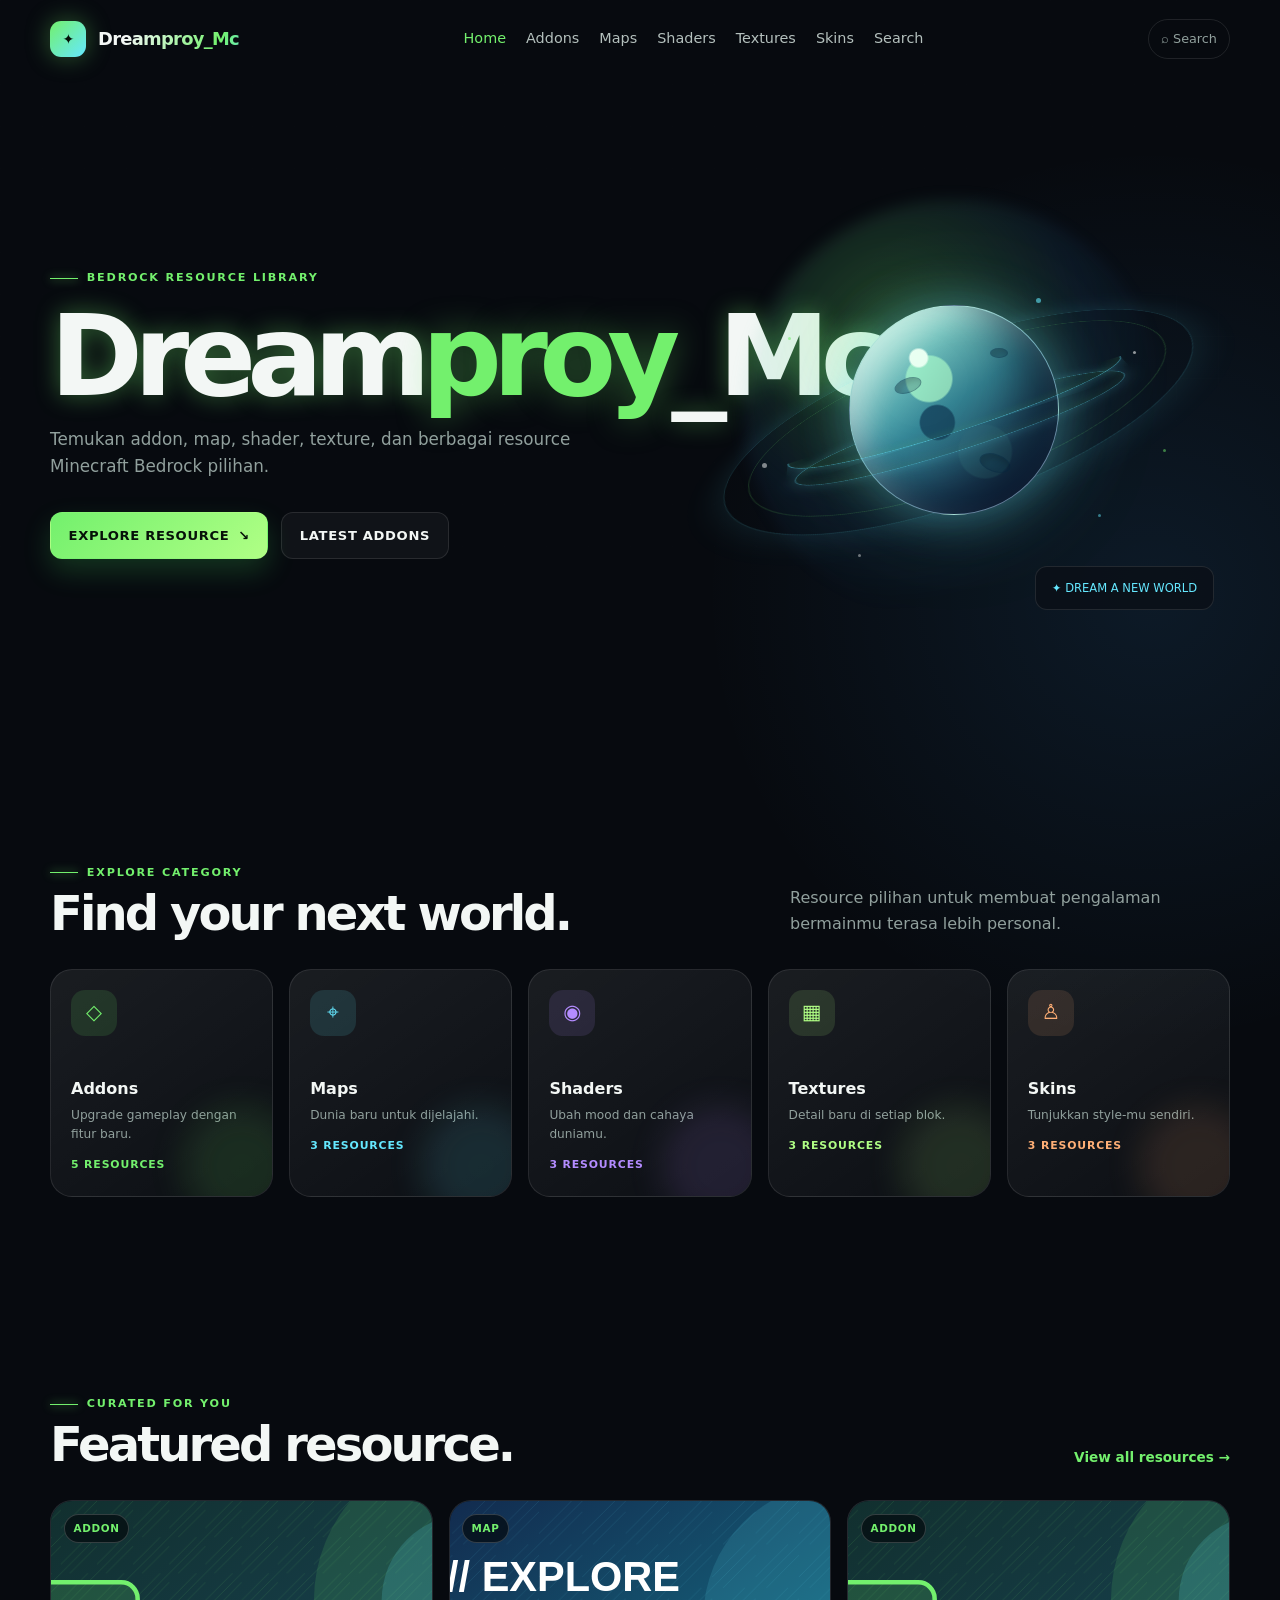
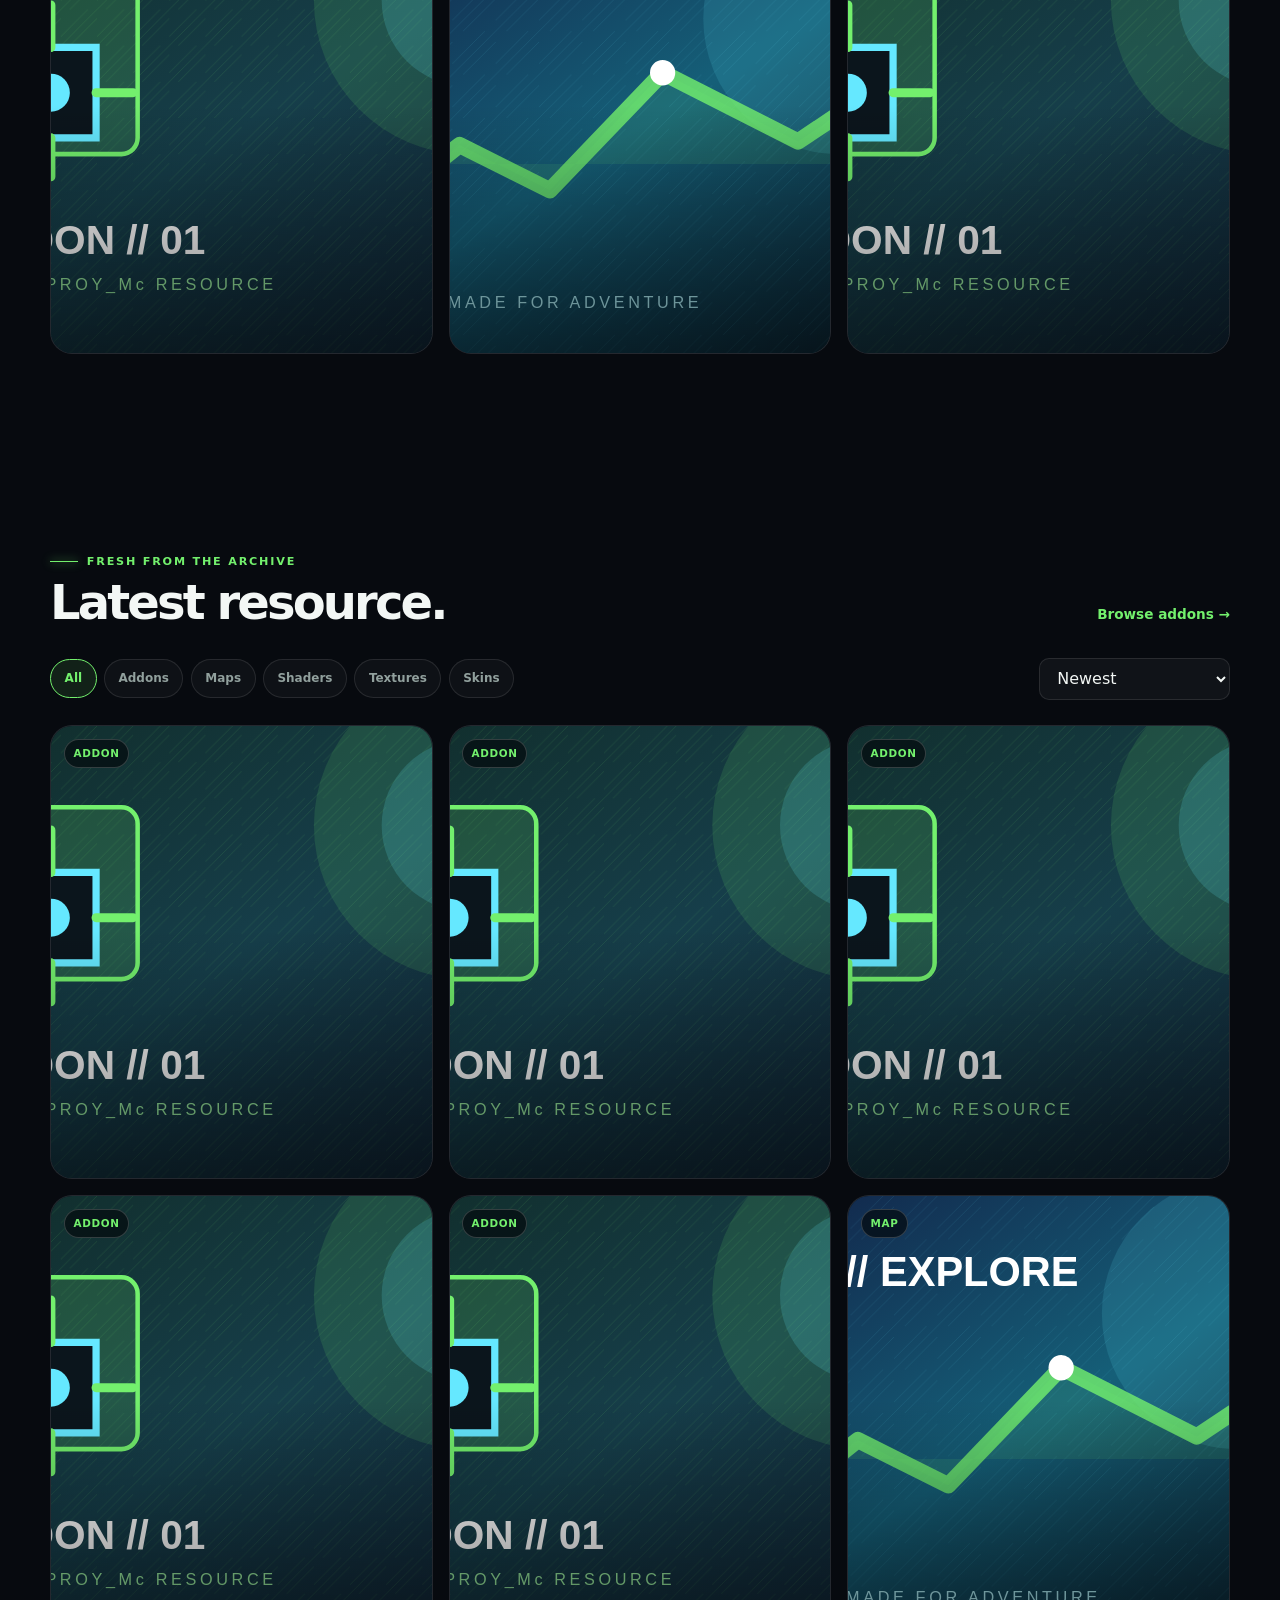
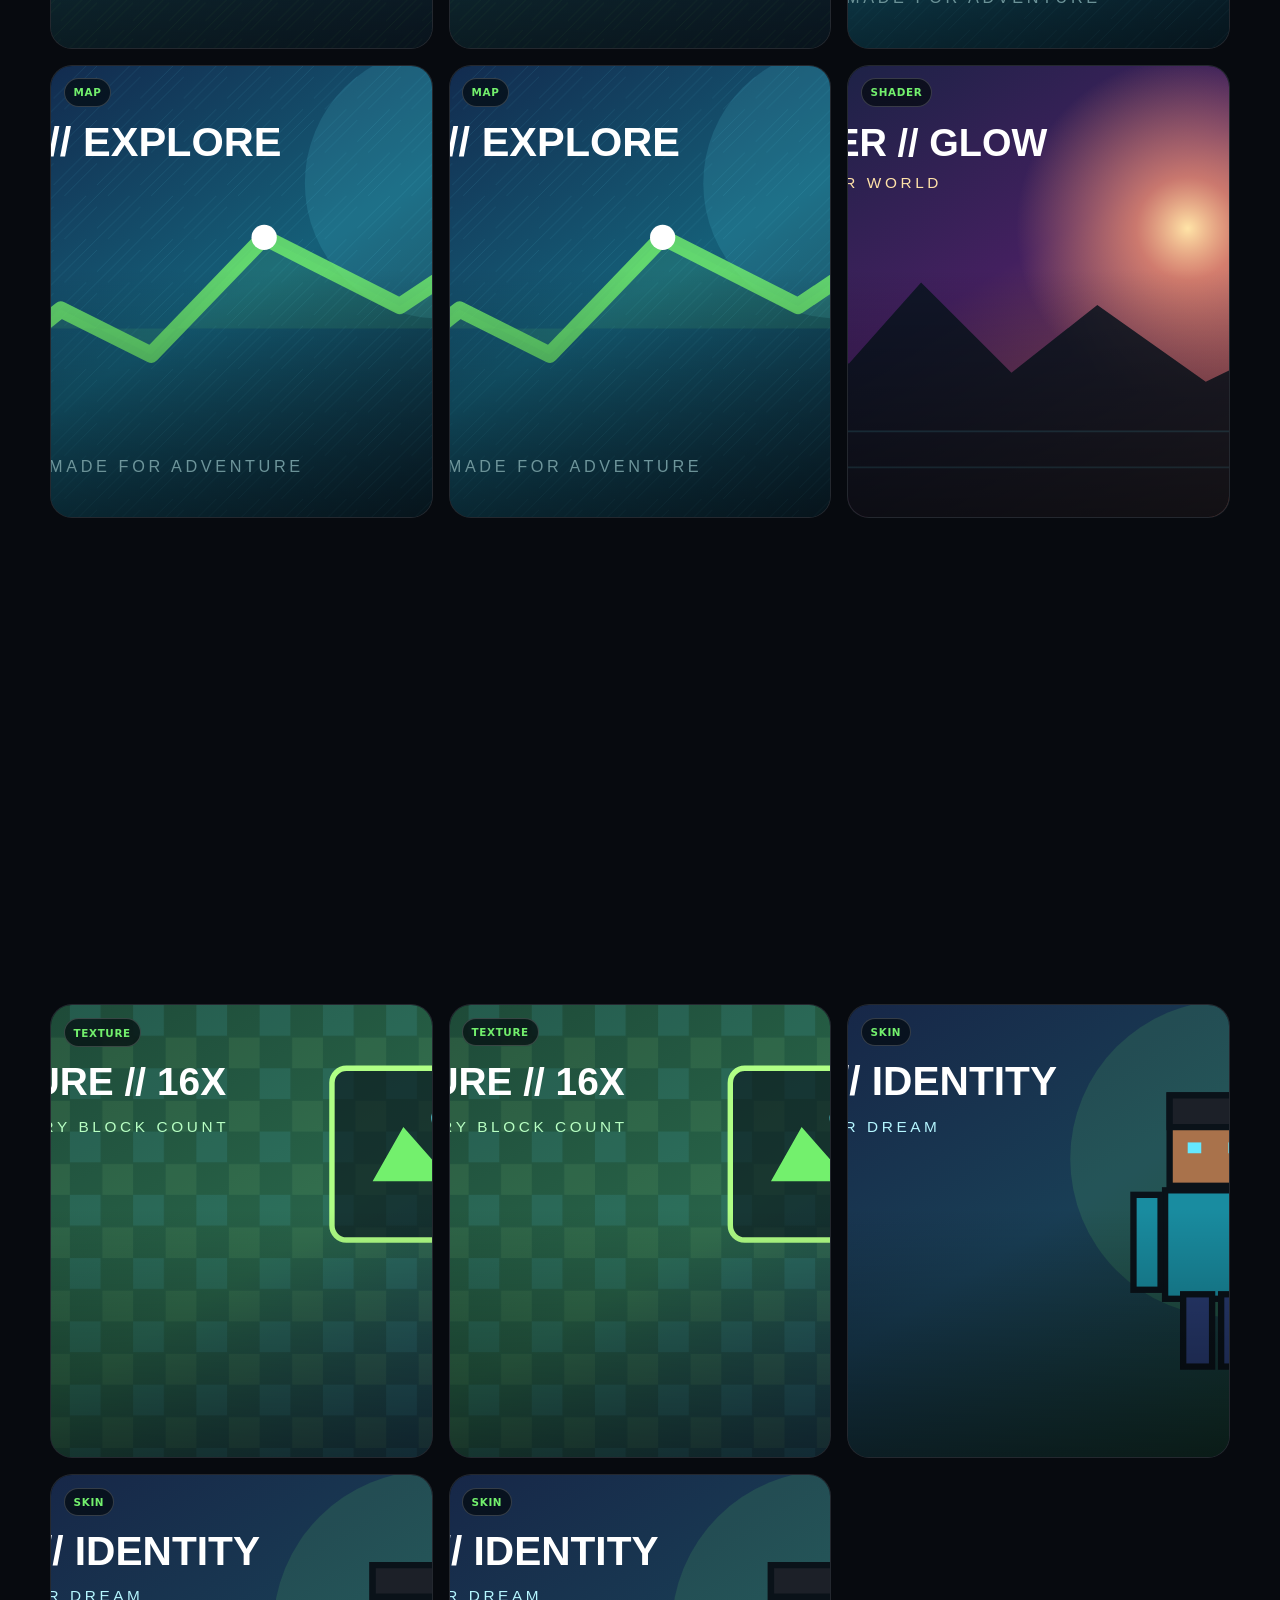
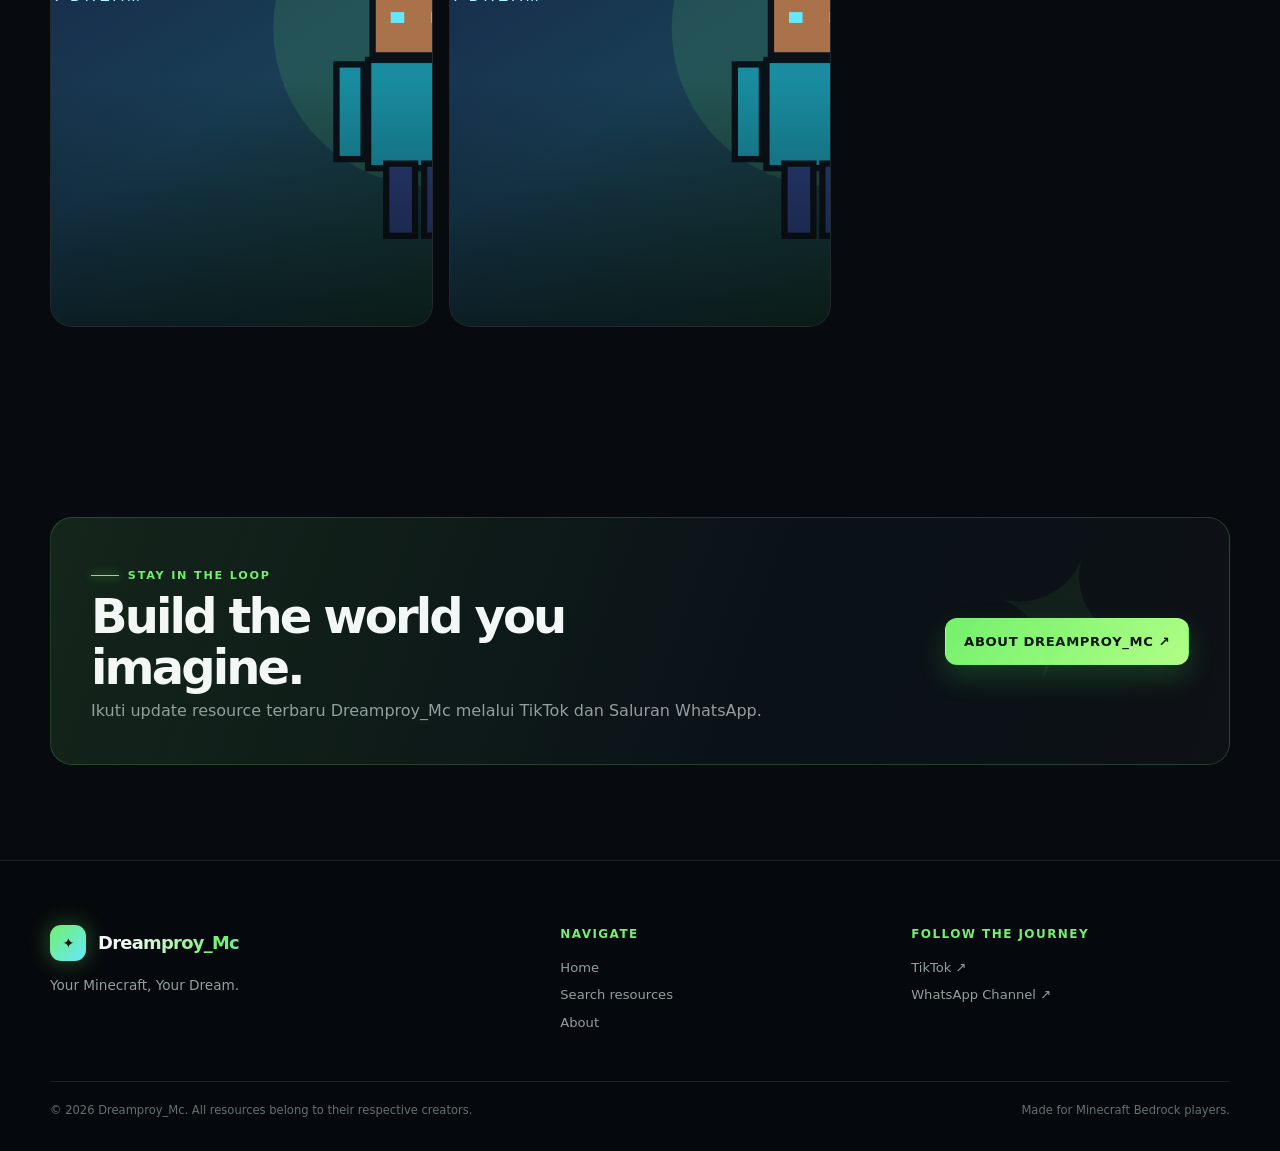
<file: index.html>
<!doctype html>
<html lang="id">
<head>
  <meta charset="utf-8"><meta name="viewport" content="width=device-width, initial-scale=1">
  <title>Dreamproy_Mc — Your Minecraft, Your Dream.</title>
  <meta name="description" content="Temukan addon, map, shader, texture, skin, dan resource Minecraft Bedrock pilihan di Dreamproy_Mc.">
  <meta name="theme-color" content="#070a0f"><meta name="robots" content="index, follow">
  <meta property="og:title" content="Dreamproy_Mc — Your Minecraft, Your Dream."><meta property="og:description" content="Resource Minecraft Bedrock pilihan untuk membangun dunia impianmu."><meta property="og:type" content="website">
  <link rel="icon" href="assets/icons/favicon.svg" type="image/svg+xml"><link rel="stylesheet" href="css/style.css"><link rel="stylesheet" href="css/animations.css">
</head>
<body class="page-transition">
  <a class="skip-link" href="#main-content">Lewati ke konten</a><div class="loading-screen" aria-label="Memuat Dreamproy_Mc"><div class="loader-mark"></div></div>
  <header class="site-header"><div class="container nav"><a class="brand" href="index.html"><span class="brand-mark">✦</span><span>Dreamproy_Mc</span></a><nav class="nav-links" aria-label="Navigasi utama"><a class="active" href="index.html">Home</a><a href="addon.html">Addons</a><a href="map.html">Maps</a><a href="shader.html">Shaders</a><a href="texture.html">Textures</a><a href="skin.html">Skins</a><a href="search.html">Search</a></nav><div class="nav-actions"><a class="nav-search" href="search.html">⌕ Search</a><button class="menu-toggle" aria-label="Buka menu" aria-expanded="false"><span></span><span></span><span></span></button></div></div></header>
  <main id="main-content">
    <section class="hero"><div class="container hero-grid"><div class="hero-content"><span class="eyebrow">Bedrock resource library</span><h1>Dream<span>proy</span>_Mc</h1><p class="hero-copy">Temukan addon, map, shader, texture, dan berbagai resource Minecraft Bedrock pilihan.</p><div class="hero-buttons"><a class="button button-primary" href="#latest">EXPLORE RESOURCE <span>↘</span></a><a class="button button-secondary" href="addon.html">LATEST ADDONS</a></div></div><div class="hero-visual" aria-label="Visual planet bulan futuristik"><div class="hero-orb"></div><div class="star-field" aria-hidden="true"></div><div class="hero-gridlines"></div><div class="planet-system" aria-hidden="true"><div class="planet-ring ring-back"></div><div class="moon-planet"><span class="planet-crater crater-one"></span><span class="planet-crater crater-two"></span><span class="planet-crater crater-three"></span><span class="planet-glow"></span></div><div class="planet-ring ring-front"></div></div><div class="visual-label">✦ DREAM A NEW WORLD</div></div></div></section>
    <section class="section" id="categories"><div class="container"><div class="section-head"><div><span class="section-kicker">Explore category</span><h2>Find your next world.</h2></div><p>Resource pilihan untuk membuat pengalaman bermainmu terasa lebih personal.</p></div><div class="category-grid">
      <a class="category-card reveal" href="addon.html" style="--card-accent:#73f06d"><div class="category-icon">◇</div><h3>Addons</h3><p>Upgrade gameplay dengan fitur baru.</p><span class="category-count">5 resources</span></a>
      <a class="category-card reveal" href="map.html" style="--card-accent:#65e8ff"><div class="category-icon">⌖</div><h3>Maps</h3><p>Dunia baru untuk dijelajahi.</p><span class="category-count">3 resources</span></a>
      <a class="category-card reveal" href="shader.html" style="--card-accent:#b48cff"><div class="category-icon">◉</div><h3>Shaders</h3><p>Ubah mood dan cahaya duniamu.</p><span class="category-count">3 resources</span></a>
      <a class="category-card reveal" href="texture.html" style="--card-accent:#b0ff85"><div class="category-icon">▦</div><h3>Textures</h3><p>Detail baru di setiap blok.</p><span class="category-count">3 resources</span></a>
      <a class="category-card reveal" href="skin.html" style="--card-accent:#ffaf76"><div class="category-icon">♙</div><h3>Skins</h3><p>Tunjukkan style-mu sendiri.</p><span class="category-count">3 resources</span></a>
    </div></div></section>
    <section class="section" id="featured"><div class="container"><div class="section-head"><div><span class="section-kicker">Curated for you</span><h2>Featured resource.</h2></div><a class="text-link" href="search.html">View all resources →</a></div><div class="resource-grid" id="featured-grid"></div></div></section>
    <section class="section" id="latest"><div class="container"><div class="section-head"><div><span class="section-kicker">Fresh from the archive</span><h2>Latest resource.</h2></div><a class="text-link" href="addon.html">Browse addons →</a></div><div class="toolbar"><div class="filter-tabs"><button class="filter-tab active" data-filter="all">All</button><button class="filter-tab" data-filter="addon">Addons</button><button class="filter-tab" data-filter="map">Maps</button><button class="filter-tab" data-filter="shader">Shaders</button><button class="filter-tab" data-filter="texture">Textures</button><button class="filter-tab" data-filter="skin">Skins</button></div><select class="sort-select" id="sort-select" aria-label="Urutkan resource"><option value="newest">Newest</option><option value="oldest">Oldest</option><option value="az">A-Z</option><option value="downloads">Most Downloaded</option></select></div><div class="resource-grid" id="resource-grid" data-category="all"></div><div class="empty-state"><strong>Oops! Resource tidak ditemukan.</strong><span>Coba filter atau urutan yang berbeda.</span></div></div></section>
    <section class="section"><div class="container"><div class="split-banner"><div><span class="section-kicker">Stay in the loop</span><h2>Build the world you imagine.</h2><p>Ikuti update resource terbaru Dreamproy_Mc melalui TikTok dan Saluran WhatsApp.</p></div><a class="button button-primary" href="about.html">ABOUT DREAMPROY_MC ↗</a></div></div></section>
  </main>
  <footer class="site-footer"><div class="container footer-grid"><div class="footer-brand"><a class="brand" href="index.html"><span class="brand-mark">✦</span><span>Dreamproy_Mc</span></a><p>Your Minecraft, Your Dream.</p></div><div><h3 class="footer-title">Navigate</h3><div class="footer-links"><a href="index.html">Home</a><a href="search.html">Search resources</a><a href="about.html">About</a></div></div><div><h3 class="footer-title">Follow the journey</h3><div class="footer-links"><a href="TIKTOK_URL" target="_blank" rel="noopener">TikTok ↗</a><a href="WHATSAPP_CHANNEL_URL" target="_blank" rel="noopener">WhatsApp Channel ↗</a></div></div></div><div class="container footer-bottom"><span>© 2026 Dreamproy_Mc. All resources belong to their respective creators.</span><span>Made for Minecraft Bedrock players.</span></div></footer>
  <button class="back-top" aria-label="Kembali ke atas">↑</button>
  <script src="data/addons.js"></script><script src="data/maps.js"></script><script src="data/shaders.js"></script><script src="data/textures.js"></script><script src="data/skins.js"></script><script src="js/script.js"></script>
</body></html>
</file>
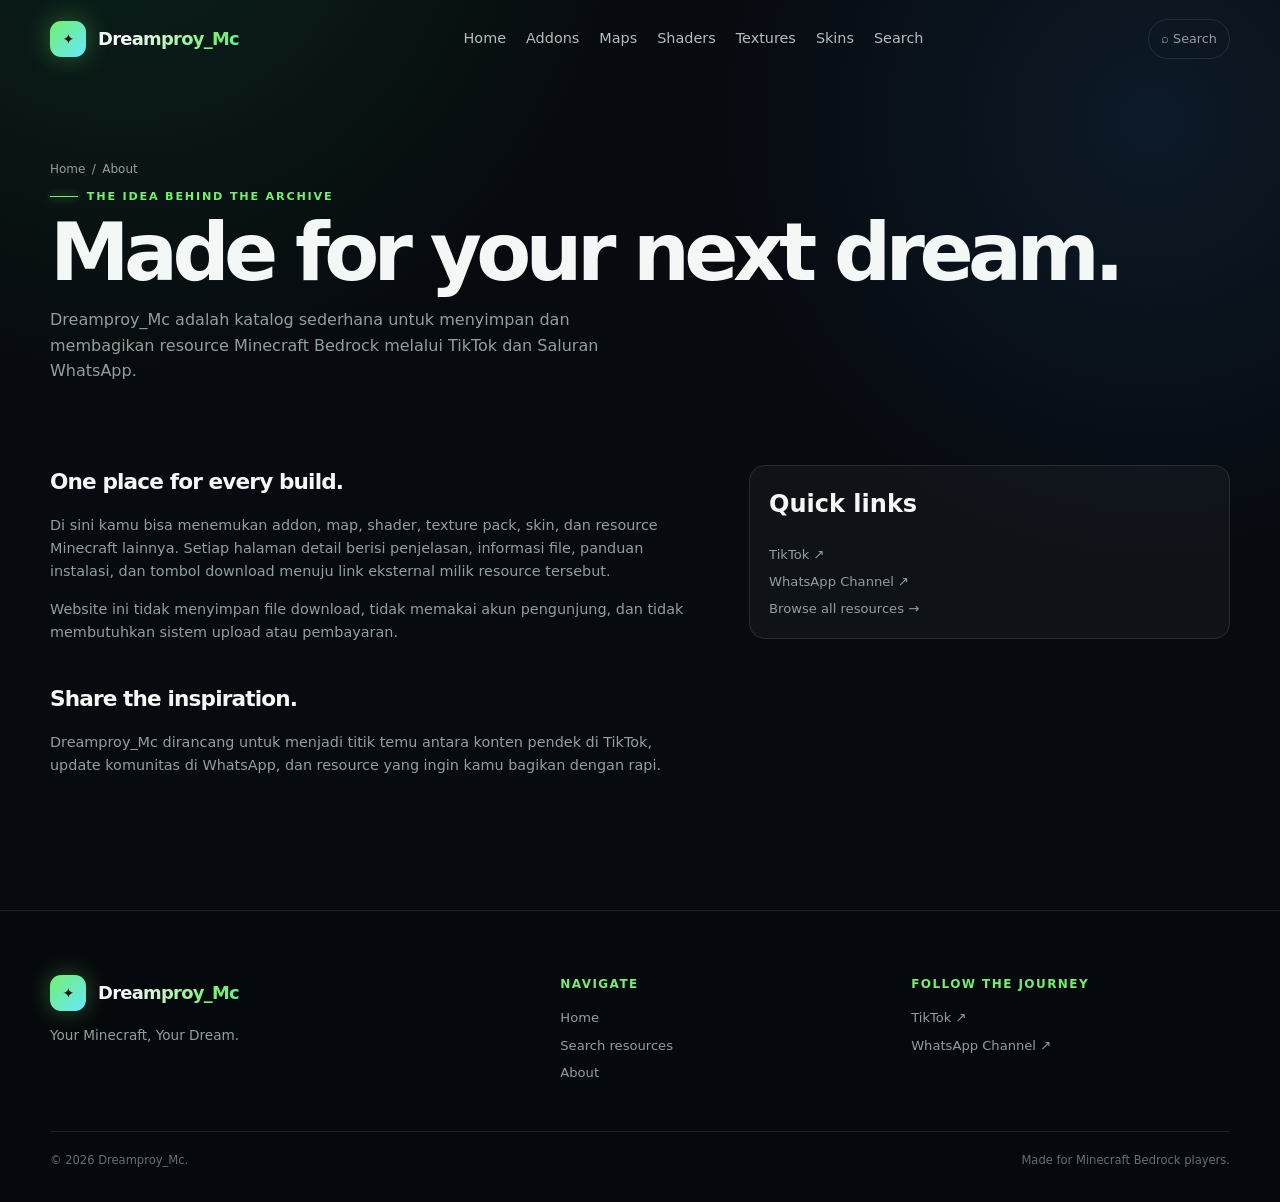
<file: about.html>
<!doctype html><html lang="id"><head><meta charset="utf-8"><meta name="viewport" content="width=device-width, initial-scale=1"><title>About — Dreamproy_Mc</title><meta name="description" content="Tentang Dreamproy_Mc, katalog resource Minecraft Bedrock untuk komunitas."><meta name="theme-color" content="#070a0f"><link rel="icon" href="assets/icons/favicon.svg" type="image/svg+xml"><link rel="stylesheet" href="css/style.css"><link rel="stylesheet" href="css/animations.css"></head><body class="page-transition">
<header class="site-header"><div class="container nav"><a class="brand" href="index.html"><span class="brand-mark">✦</span><span>Dreamproy_Mc</span></a><nav class="nav-links"><a href="index.html">Home</a><a href="addon.html">Addons</a><a href="map.html">Maps</a><a href="shader.html">Shaders</a><a href="texture.html">Textures</a><a href="skin.html">Skins</a><a href="search.html">Search</a></nav><div class="nav-actions"><a class="nav-search" href="search.html">⌕ Search</a><button class="menu-toggle" aria-label="Buka menu" aria-expanded="false"><span></span><span></span><span></span></button></div></div></header>
<main><section class="page-hero"><div class="container"><div class="breadcrumb"><a href="index.html">Home</a><span>/</span><span>About</span></div><span class="section-kicker">The idea behind the archive</span><h1>Made for your next dream.</h1><p>Dreamproy_Mc adalah katalog sederhana untuk menyimpan dan membagikan resource Minecraft Bedrock melalui TikTok dan Saluran WhatsApp.</p></div></section><section class="section" style="padding-top:0"><div class="container"><div class="detail-content"><div><section class="content-block"><h2>One place for every build.</h2><p>Di sini kamu bisa menemukan addon, map, shader, texture pack, skin, dan resource Minecraft lainnya. Setiap halaman detail berisi penjelasan, informasi file, panduan instalasi, dan tombol download menuju link eksternal milik resource tersebut.</p><p>Website ini tidak menyimpan file download, tidak memakai akun pengunjung, dan tidak membutuhkan sistem upload atau pembayaran.</p></section><section class="content-block"><h2>Share the inspiration.</h2><p>Dreamproy_Mc dirancang untuk menjadi titik temu antara konten pendek di TikTok, update komunitas di WhatsApp, dan resource yang ingin kamu bagikan dengan rapi.</p></section></div><aside><div class="file-box"><h2 style="margin-top:0">Quick links</h2><div class="footer-links"><a href="TIKTOK_URL" target="_blank" rel="noopener">TikTok ↗</a><a href="WHATSAPP_CHANNEL_URL" target="_blank" rel="noopener">WhatsApp Channel ↗</a><a href="search.html">Browse all resources →</a></div></div></aside></div></div></section></main>
<footer class="site-footer"><div class="container footer-grid"><div class="footer-brand"><a class="brand" href="index.html"><span class="brand-mark">✦</span><span>Dreamproy_Mc</span></a><p>Your Minecraft, Your Dream.</p></div><div><h3 class="footer-title">Navigate</h3><div class="footer-links"><a href="index.html">Home</a><a href="search.html">Search resources</a><a href="about.html">About</a></div></div><div><h3 class="footer-title">Follow the journey</h3><div class="footer-links"><a href="TIKTOK_URL">TikTok ↗</a><a href="WHATSAPP_CHANNEL_URL">WhatsApp Channel ↗</a></div></div></div><div class="container footer-bottom"><span>© 2026 Dreamproy_Mc.</span><span>Made for Minecraft Bedrock players.</span></div></footer><button class="back-top" aria-label="Kembali ke atas">↑</button><script src="js/script.js"></script></body></html>
</file>
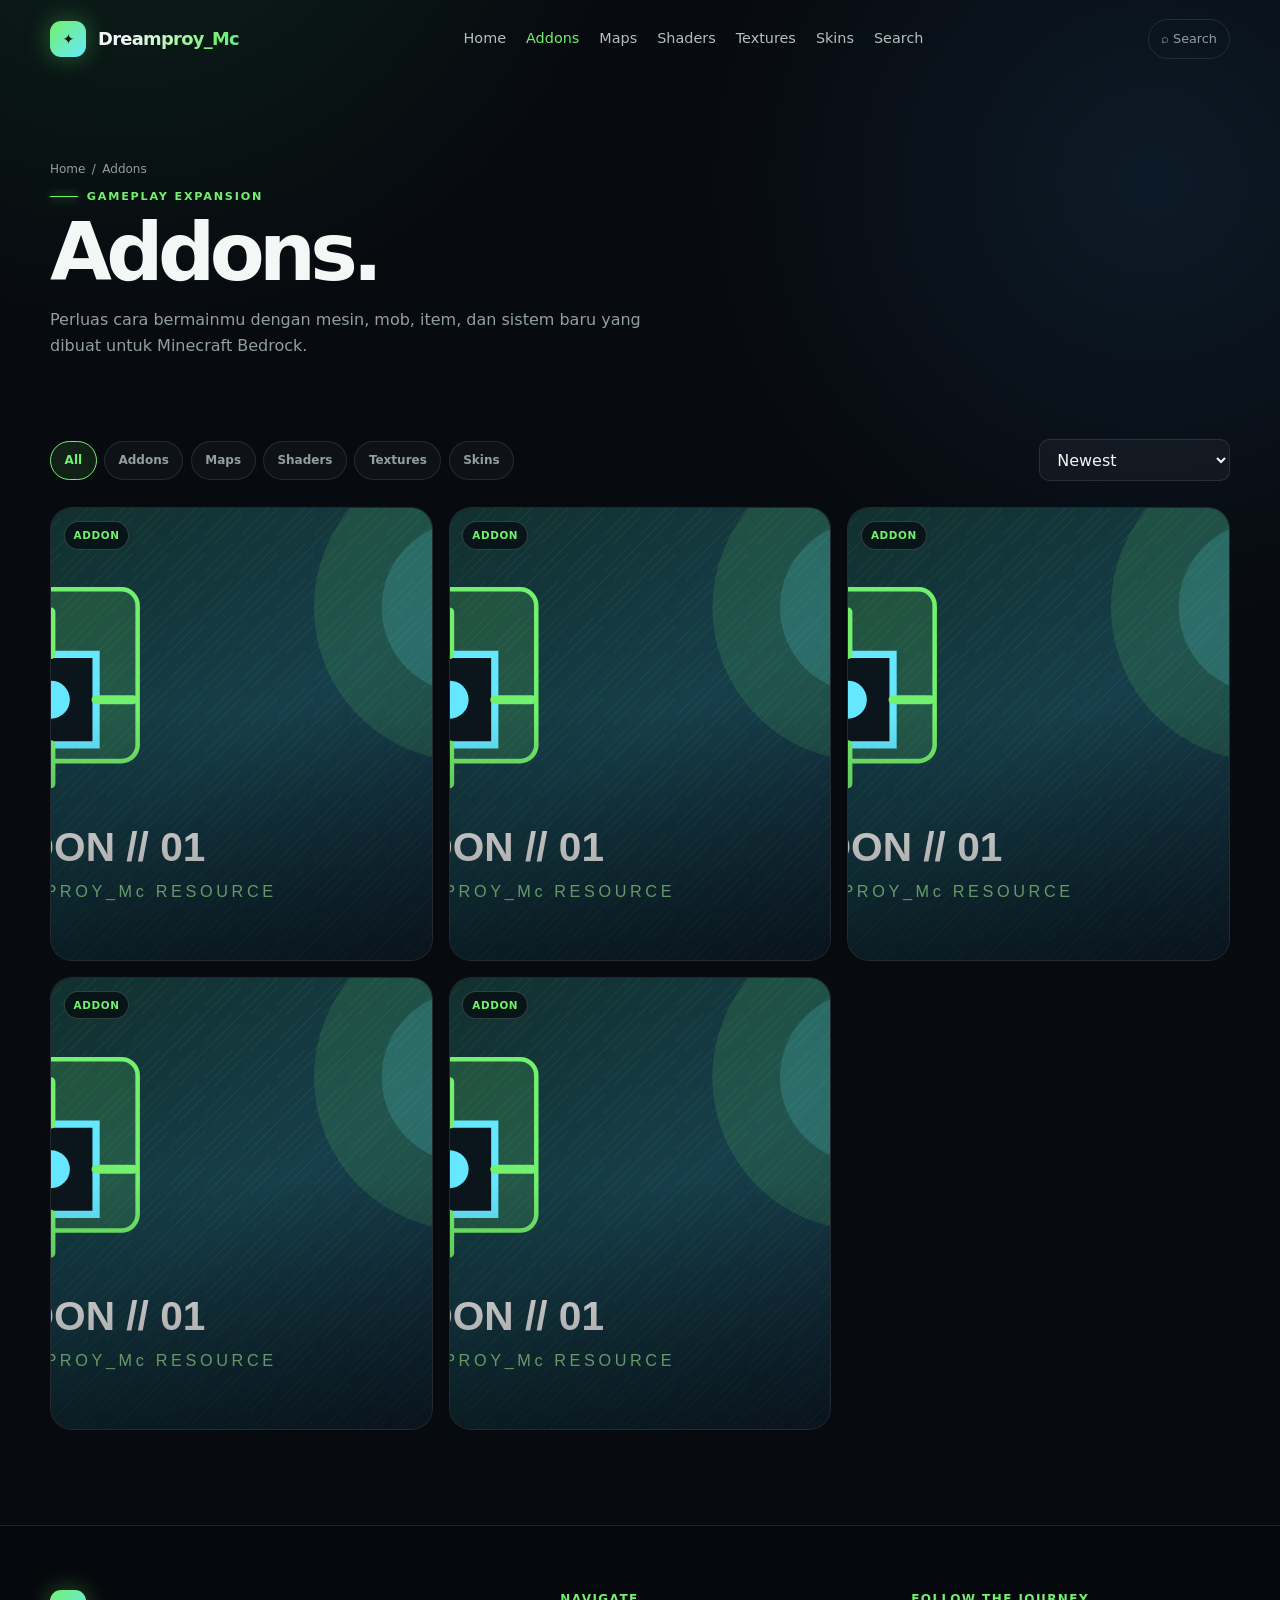
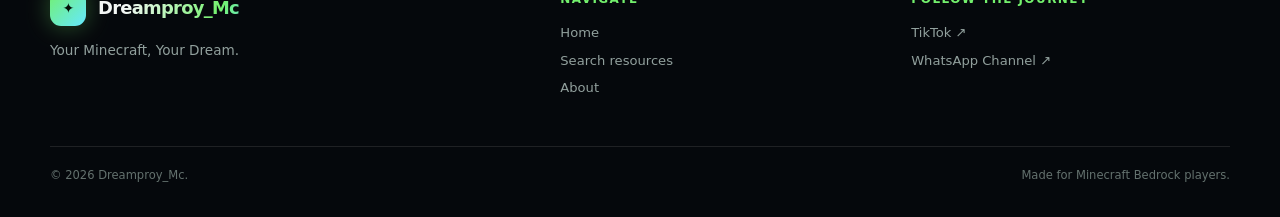
<file: addon.html>
<!doctype html><html lang="id"><head><meta charset="utf-8"><meta name="viewport" content="width=device-width, initial-scale=1"><title>Addons — Dreamproy_Mc</title><meta name="description" content="Koleksi addon Minecraft Bedrock pilihan Dreamproy_Mc."><meta name="theme-color" content="#070a0f"><link rel="icon" href="assets/icons/favicon.svg" type="image/svg+xml"><link rel="stylesheet" href="css/style.css"><link rel="stylesheet" href="css/animations.css"></head><body class="page-transition">
<header class="site-header"><div class="container nav"><a class="brand" href="index.html"><span class="brand-mark">✦</span><span>Dreamproy_Mc</span></a><nav class="nav-links" aria-label="Navigasi utama"><a href="index.html">Home</a><a class="active" href="addon.html">Addons</a><a href="map.html">Maps</a><a href="shader.html">Shaders</a><a href="texture.html">Textures</a><a href="skin.html">Skins</a><a href="search.html">Search</a></nav><div class="nav-actions"><a class="nav-search" href="search.html">⌕ Search</a><button class="menu-toggle" aria-label="Buka menu" aria-expanded="false"><span></span><span></span><span></span></button></div></div></header>
<main><section class="page-hero"><div class="container"><div class="breadcrumb"><a href="index.html">Home</a><span>/</span><span>Addons</span></div><span class="section-kicker">Gameplay expansion</span><h1>Addons.</h1><p>Perluas cara bermainmu dengan mesin, mob, item, dan sistem baru yang dibuat untuk Minecraft Bedrock.</p></div></section><section class="section" style="padding-top:0"><div class="container"><div class="toolbar"><div class="filter-tabs"><button class="filter-tab active" data-filter="all">All</button><button class="filter-tab" data-filter="addon">Addons</button><button class="filter-tab" data-filter="map">Maps</button><button class="filter-tab" data-filter="shader">Shaders</button><button class="filter-tab" data-filter="texture">Textures</button><button class="filter-tab" data-filter="skin">Skins</button></div><select class="sort-select" id="sort-select" aria-label="Urutkan resource"><option value="newest">Newest</option><option value="oldest">Oldest</option><option value="az">A-Z</option><option value="downloads">Most Downloaded</option></select></div><div class="resource-grid" id="resource-grid" data-category="addon"></div><div class="empty-state"><strong>Oops! Resource tidak ditemukan.</strong><span>Coba filter atau urutan yang berbeda.</span></div></div></section></main>
<footer class="site-footer"><div class="container footer-grid"><div class="footer-brand"><a class="brand" href="index.html"><span class="brand-mark">✦</span><span>Dreamproy_Mc</span></a><p>Your Minecraft, Your Dream.</p></div><div><h3 class="footer-title">Navigate</h3><div class="footer-links"><a href="index.html">Home</a><a href="search.html">Search resources</a><a href="about.html">About</a></div></div><div><h3 class="footer-title">Follow the journey</h3><div class="footer-links"><a href="TIKTOK_URL">TikTok ↗</a><a href="WHATSAPP_CHANNEL_URL">WhatsApp Channel ↗</a></div></div></div><div class="container footer-bottom"><span>© 2026 Dreamproy_Mc.</span><span>Made for Minecraft Bedrock players.</span></div></footer><button class="back-top" aria-label="Kembali ke atas">↑</button>
<script src="data/addons.js"></script><script src="data/maps.js"></script><script src="data/shaders.js"></script><script src="data/textures.js"></script><script src="data/skins.js"></script><script src="js/script.js"></script></body></html>
</file>
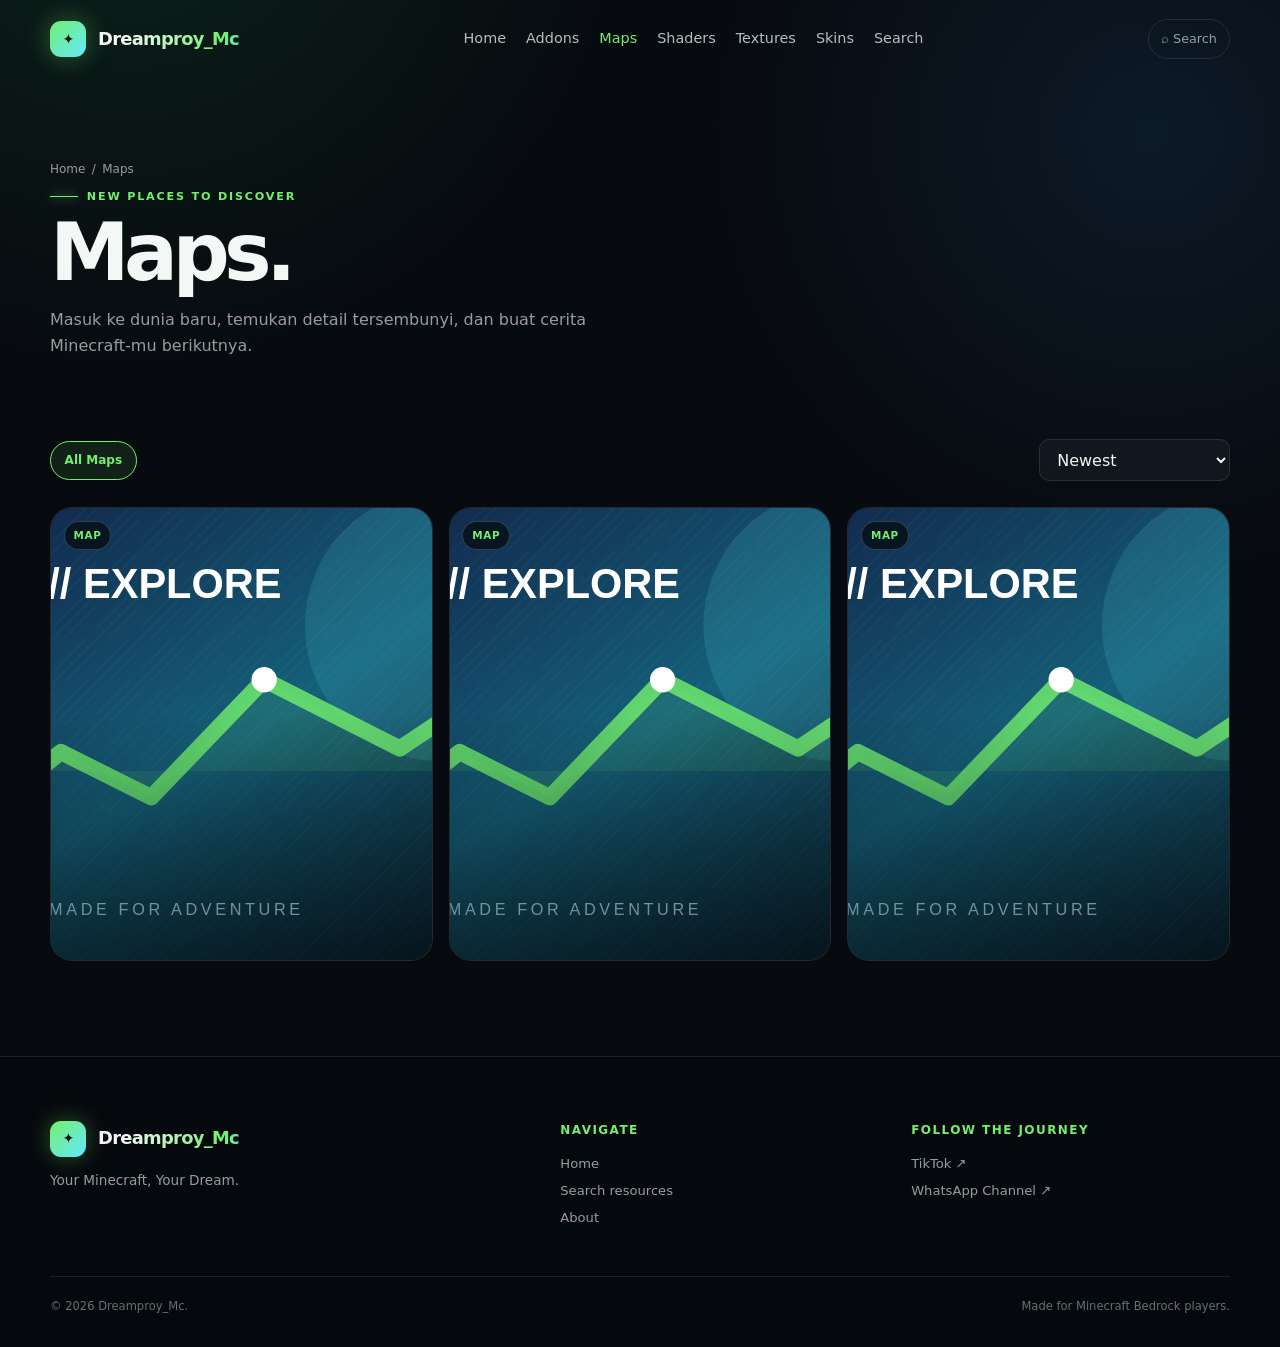
<file: map.html>
<!doctype html><html lang="id"><head><meta charset="utf-8"><meta name="viewport" content="width=device-width, initial-scale=1"><title>Maps — Dreamproy_Mc</title><meta name="description" content="Map Minecraft Bedrock untuk adventure, roleplay, dan eksplorasi."><meta name="theme-color" content="#070a0f"><link rel="icon" href="assets/icons/favicon.svg" type="image/svg+xml"><link rel="stylesheet" href="css/style.css"><link rel="stylesheet" href="css/animations.css"></head><body class="page-transition"><header class="site-header"><div class="container nav"><a class="brand" href="index.html"><span class="brand-mark">✦</span><span>Dreamproy_Mc</span></a><nav class="nav-links"><a href="index.html">Home</a><a href="addon.html">Addons</a><a class="active" href="map.html">Maps</a><a href="shader.html">Shaders</a><a href="texture.html">Textures</a><a href="skin.html">Skins</a><a href="search.html">Search</a></nav><div class="nav-actions"><a class="nav-search" href="search.html">⌕ Search</a><button class="menu-toggle" aria-label="Buka menu" aria-expanded="false"><span></span><span></span><span></span></button></div></div></header><main><section class="page-hero"><div class="container"><div class="breadcrumb"><a href="index.html">Home</a><span>/</span><span>Maps</span></div><span class="section-kicker">New places to discover</span><h1>Maps.</h1><p>Masuk ke dunia baru, temukan detail tersembunyi, dan buat cerita Minecraft-mu berikutnya.</p></div></section><section class="section" style="padding-top:0"><div class="container"><div class="toolbar"><div class="filter-tabs"><button class="filter-tab active" data-filter="all">All Maps</button></div><select class="sort-select" id="sort-select" aria-label="Urutkan map"><option value="newest">Newest</option><option value="oldest">Oldest</option><option value="az">A-Z</option><option value="downloads">Most Downloaded</option></select></div><div class="resource-grid" id="resource-grid" data-category="map"></div><div class="empty-state"><strong>Oops! Resource tidak ditemukan.</strong><span>Belum ada map yang cocok.</span></div></div></section></main><footer class="site-footer"><div class="container footer-grid"><div class="footer-brand"><a class="brand" href="index.html"><span class="brand-mark">✦</span><span>Dreamproy_Mc</span></a><p>Your Minecraft, Your Dream.</p></div><div><h3 class="footer-title">Navigate</h3><div class="footer-links"><a href="index.html">Home</a><a href="search.html">Search resources</a><a href="about.html">About</a></div></div><div><h3 class="footer-title">Follow the journey</h3><div class="footer-links"><a href="TIKTOK_URL">TikTok ↗</a><a href="WHATSAPP_CHANNEL_URL">WhatsApp Channel ↗</a></div></div></div><div class="container footer-bottom"><span>© 2026 Dreamproy_Mc.</span><span>Made for Minecraft Bedrock players.</span></div></footer><button class="back-top" aria-label="Kembali ke atas">↑</button><script src="data/addons.js"></script><script src="data/maps.js"></script><script src="data/shaders.js"></script><script src="data/textures.js"></script><script src="data/skins.js"></script><script src="js/script.js"></script></body></html>
</file>
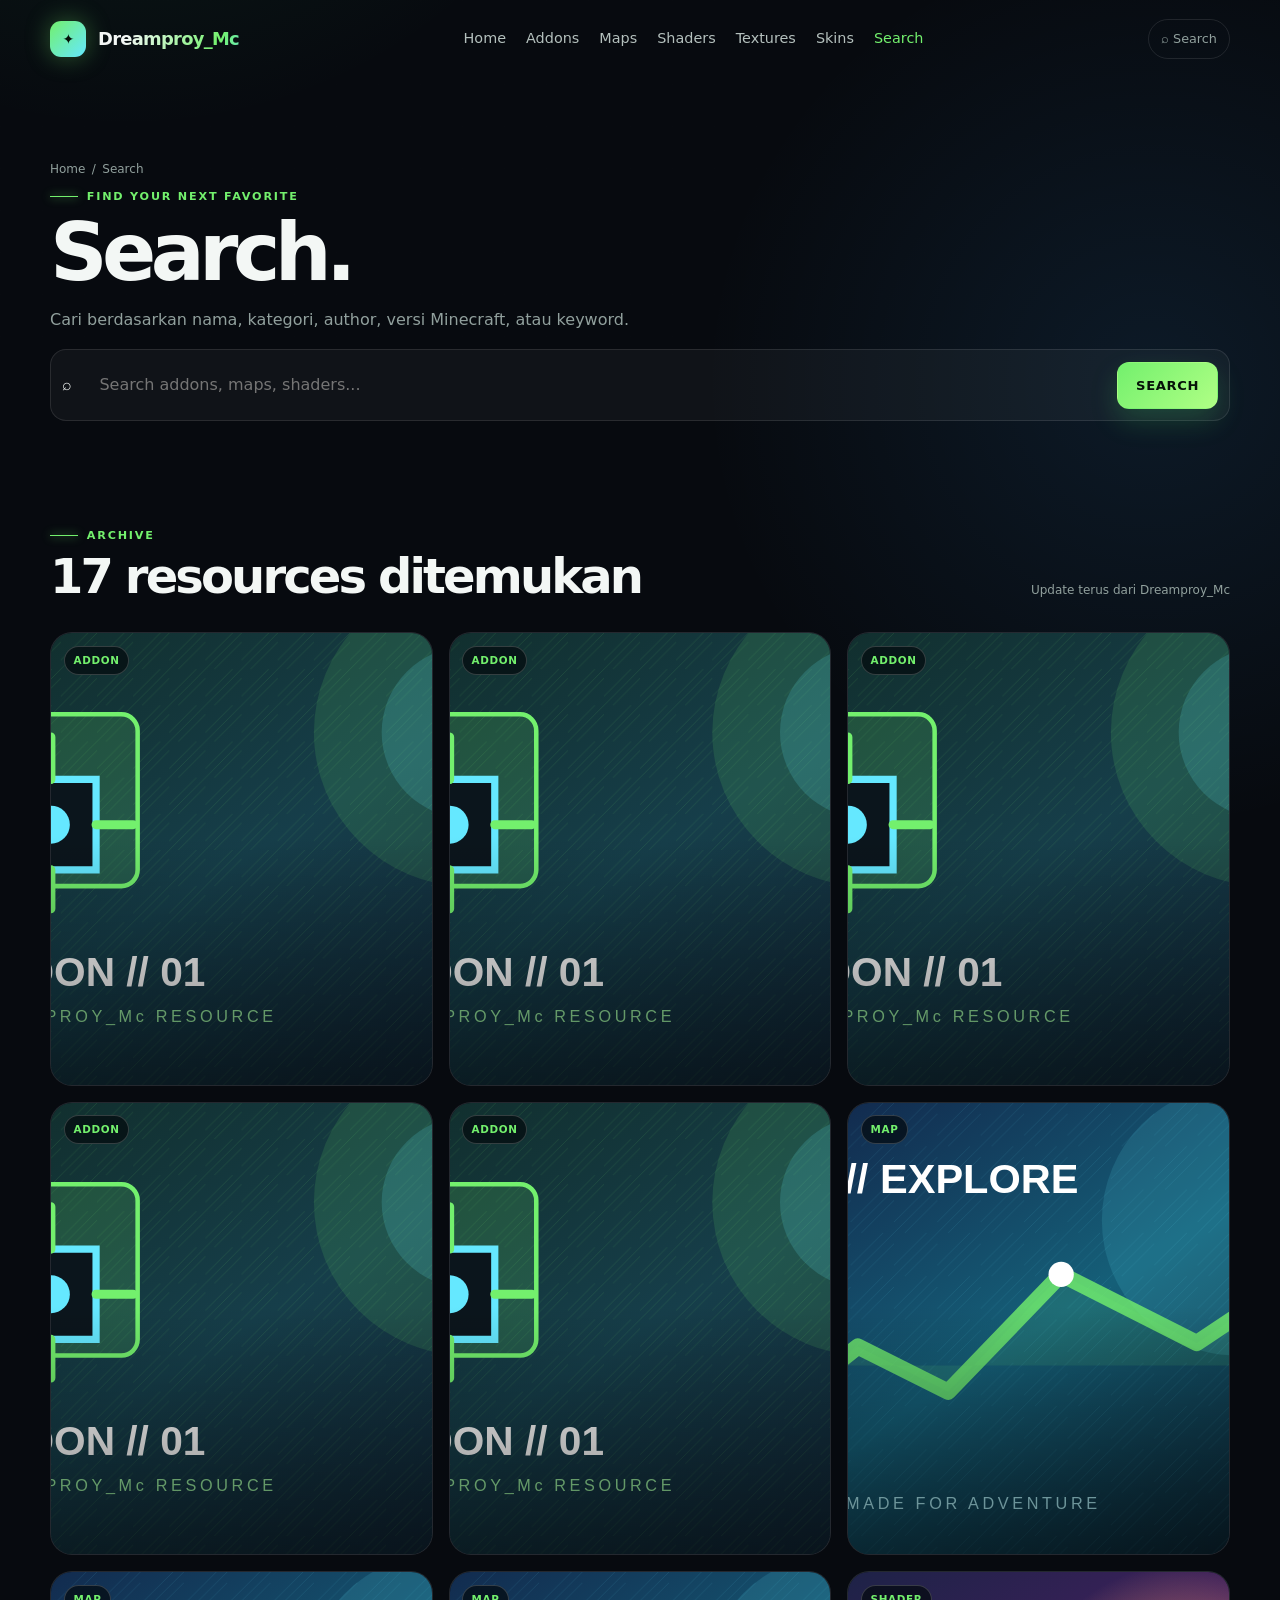
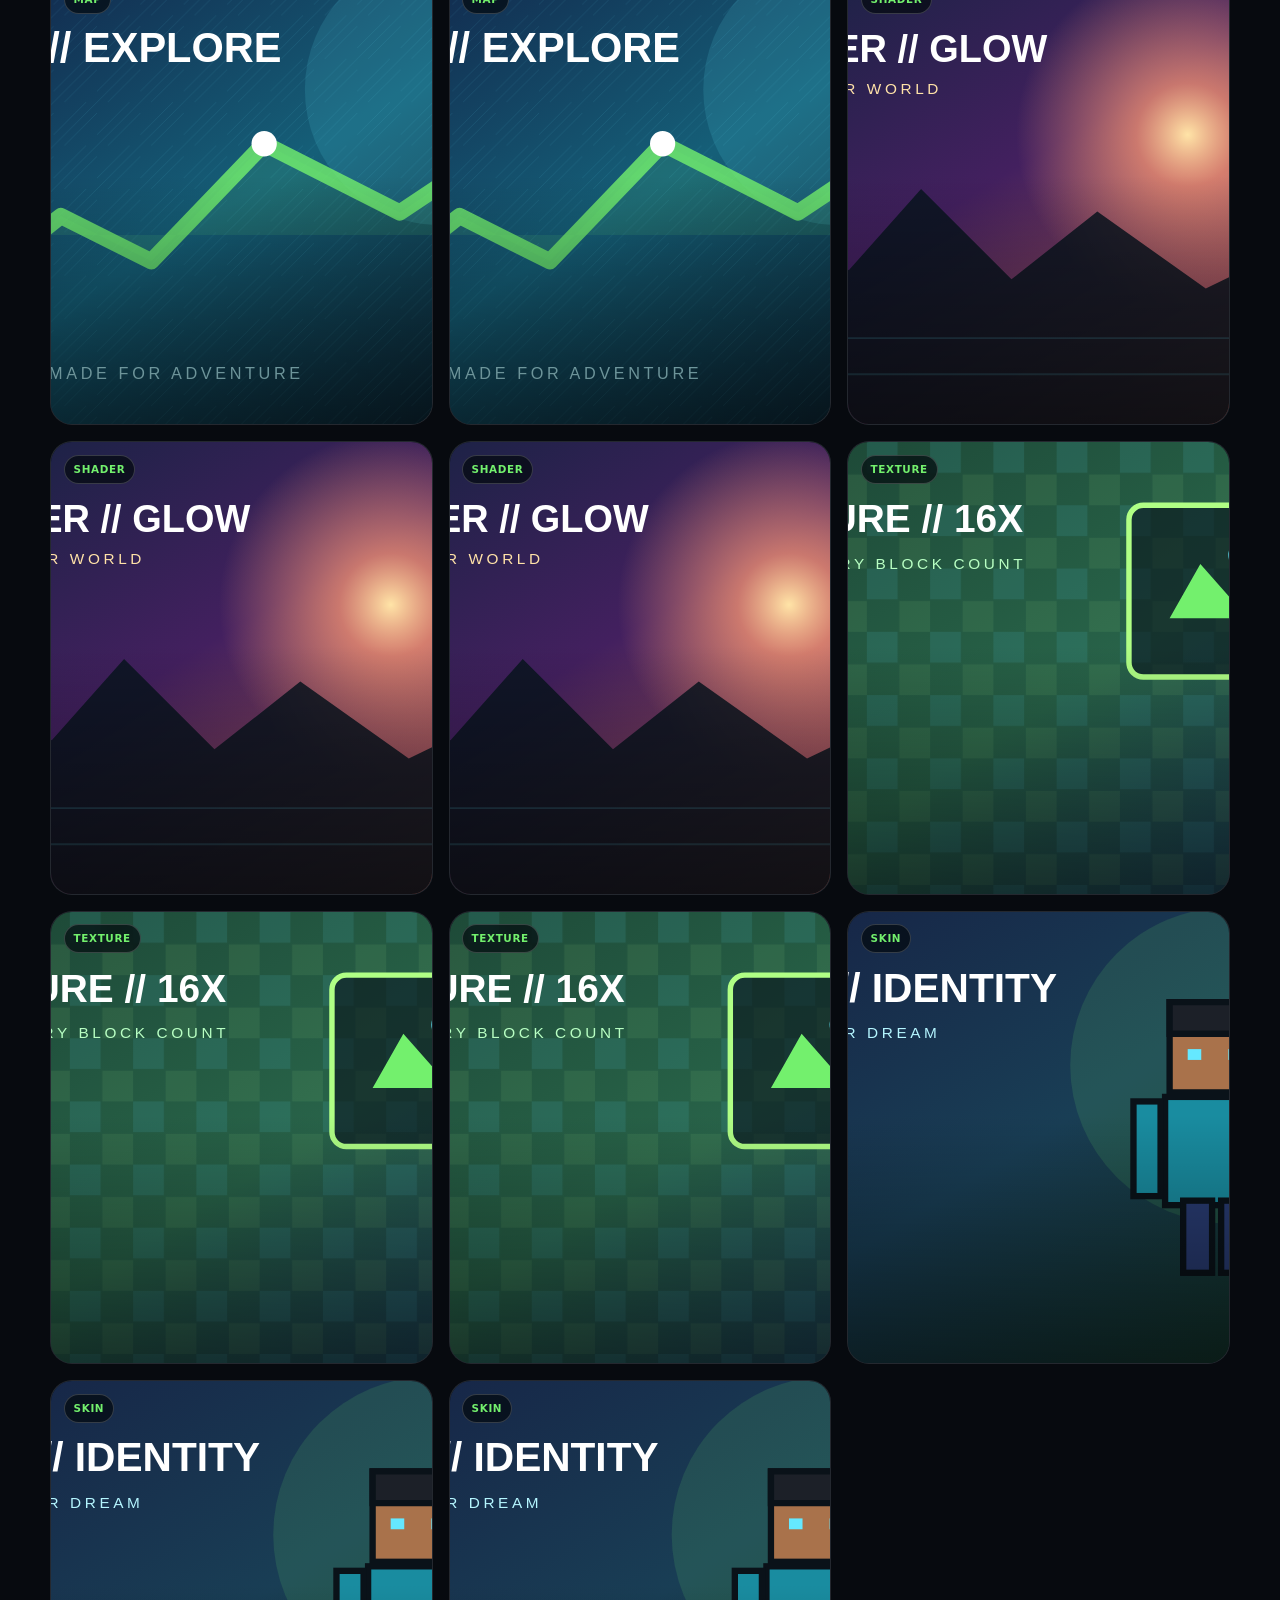
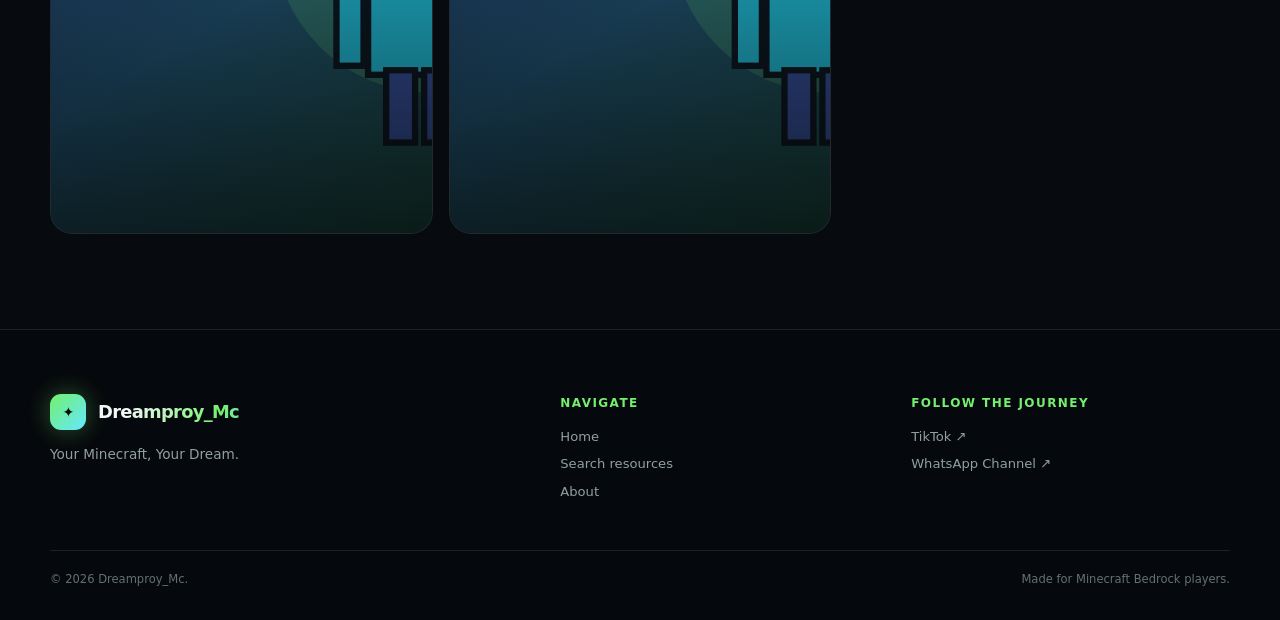
<file: search.html>
<!doctype html><html lang="id"><head><meta charset="utf-8"><meta name="viewport" content="width=device-width, initial-scale=1"><title>Search resources — Dreamproy_Mc</title><meta name="description" content="Cari addon, map, shader, texture, dan skin Minecraft Bedrock."><meta name="theme-color" content="#070a0f"><link rel="icon" href="assets/icons/favicon.svg" type="image/svg+xml"><link rel="stylesheet" href="css/style.css"><link rel="stylesheet" href="css/animations.css"></head><body class="page-transition">
<header class="site-header"><div class="container nav"><a class="brand" href="index.html"><span class="brand-mark">✦</span><span>Dreamproy_Mc</span></a><nav class="nav-links"><a href="index.html">Home</a><a href="addon.html">Addons</a><a href="map.html">Maps</a><a href="shader.html">Shaders</a><a href="texture.html">Textures</a><a href="skin.html">Skins</a><a class="active" href="search.html">Search</a></nav><div class="nav-actions"><a class="nav-search" href="search.html">⌕ Search</a><button class="menu-toggle" aria-label="Buka menu" aria-expanded="false"><span></span><span></span><span></span></button></div></div></header>
<main><section class="page-hero"><div class="container"><div class="breadcrumb"><a href="index.html">Home</a><span>/</span><span>Search</span></div><span class="section-kicker">Find your next favorite</span><h1>Search.</h1><p>Cari berdasarkan nama, kategori, author, versi Minecraft, atau keyword.</p><form class="search-panel" id="search-form"><span aria-hidden="true">⌕</span><input class="search-input" id="search-input" type="search" placeholder="Search addons, maps, shaders..." autocomplete="off"><button class="button button-primary" type="submit">SEARCH</button></form></div></section><section class="section" style="padding-top:0"><div class="container"><div class="section-head"><div><span class="section-kicker">Archive</span><h2 id="search-count">0 resources ditemukan</h2></div><span class="search-hint">Update terus dari Dreamproy_Mc</span></div><div class="resource-grid" id="search-results"></div><div class="empty-state" id="search-empty"><strong>Oops! Resource tidak ditemukan.</strong><span>Coba nama resource, kategori, author, atau keyword lain.</span></div></div></section></main>
<footer class="site-footer"><div class="container footer-grid"><div class="footer-brand"><a class="brand" href="index.html"><span class="brand-mark">✦</span><span>Dreamproy_Mc</span></a><p>Your Minecraft, Your Dream.</p></div><div><h3 class="footer-title">Navigate</h3><div class="footer-links"><a href="index.html">Home</a><a href="search.html">Search resources</a><a href="about.html">About</a></div></div><div><h3 class="footer-title">Follow the journey</h3><div class="footer-links"><a href="TIKTOK_URL">TikTok ↗</a><a href="WHATSAPP_CHANNEL_URL">WhatsApp Channel ↗</a></div></div></div><div class="container footer-bottom"><span>© 2026 Dreamproy_Mc.</span><span>Made for Minecraft Bedrock players.</span></div></footer><button class="back-top" aria-label="Kembali ke atas">↑</button>
<script src="data/addons.js"></script><script src="data/maps.js"></script><script src="data/shaders.js"></script><script src="data/textures.js"></script><script src="data/skins.js"></script><script src="js/script.js"></script><script src="js/search.js"></script></body></html>
</file>
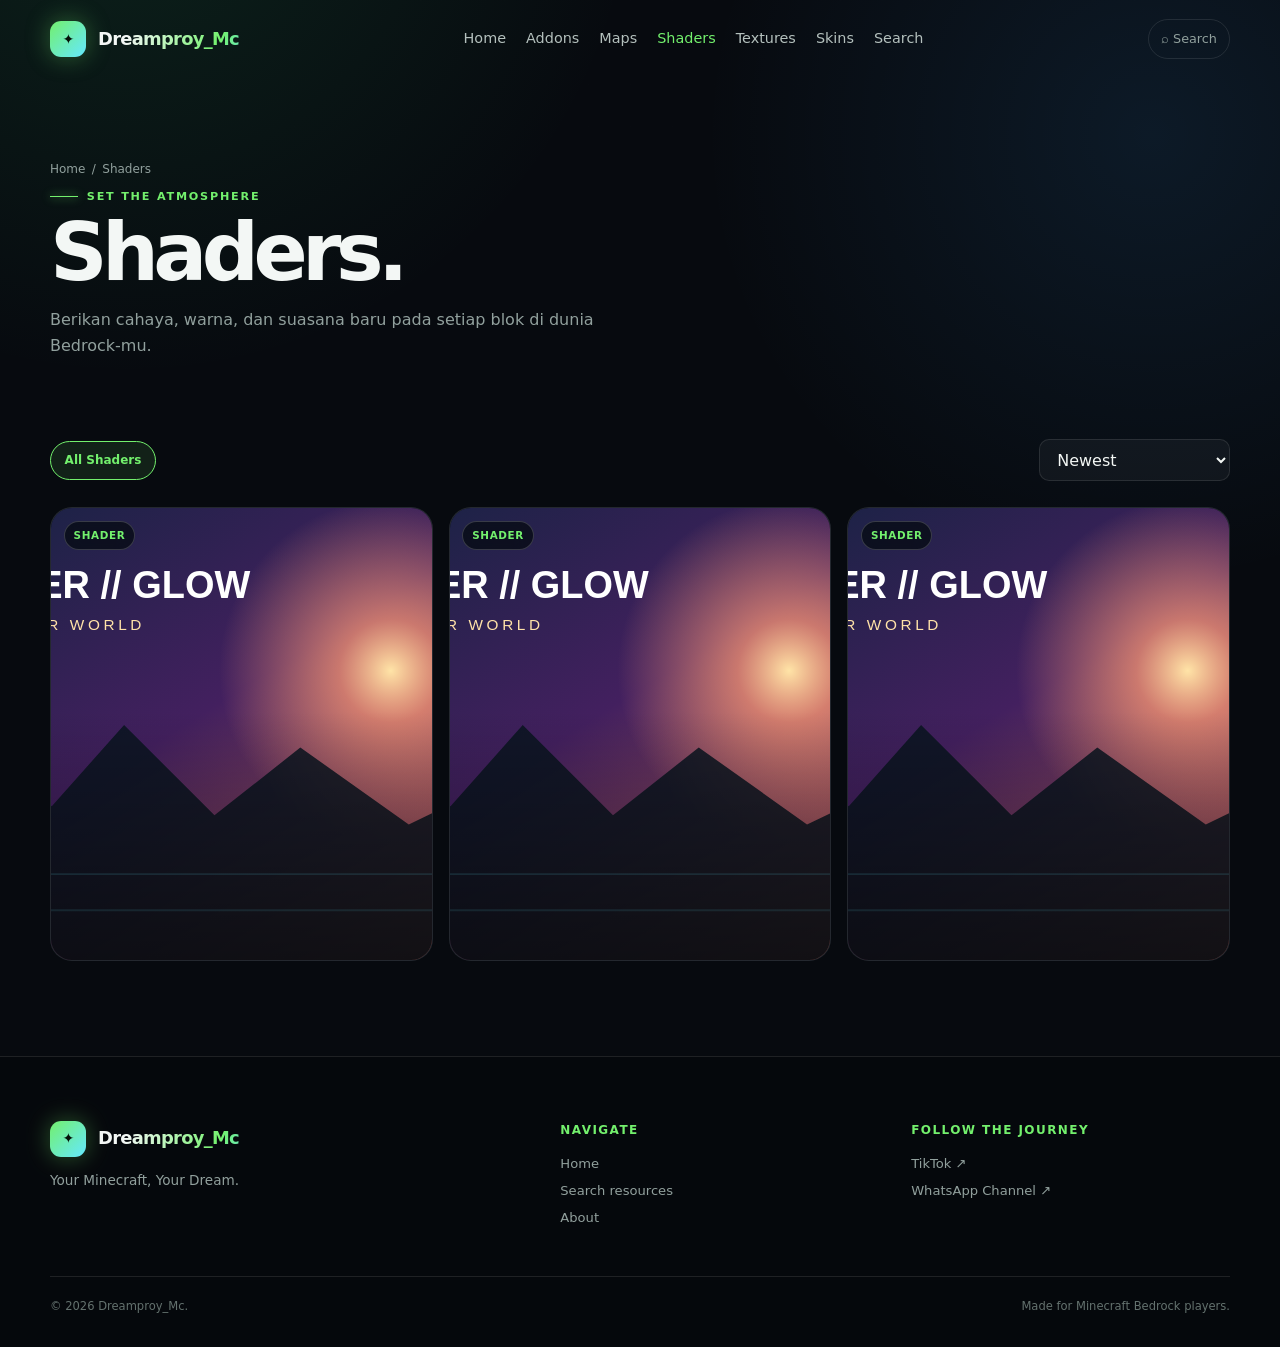
<file: shader.html>
<!doctype html><html lang="id"><head><meta charset="utf-8"><meta name="viewport" content="width=device-width, initial-scale=1"><title>Shaders — Dreamproy_Mc</title><meta name="description" content="Shader Minecraft Bedrock pilihan Dreamproy_Mc."><meta name="theme-color" content="#070a0f"><link rel="icon" href="assets/icons/favicon.svg" type="image/svg+xml"><link rel="stylesheet" href="css/style.css"><link rel="stylesheet" href="css/animations.css"></head><body class="page-transition"><header class="site-header"><div class="container nav"><a class="brand" href="index.html"><span class="brand-mark">✦</span><span>Dreamproy_Mc</span></a><nav class="nav-links"><a href="index.html">Home</a><a href="addon.html">Addons</a><a href="map.html">Maps</a><a class="active" href="shader.html">Shaders</a><a href="texture.html">Textures</a><a href="skin.html">Skins</a><a href="search.html">Search</a></nav><div class="nav-actions"><a class="nav-search" href="search.html">⌕ Search</a><button class="menu-toggle" aria-label="Buka menu" aria-expanded="false"><span></span><span></span><span></span></button></div></div></header><main><section class="page-hero"><div class="container"><div class="breadcrumb"><a href="index.html">Home</a><span>/</span><span>Shaders</span></div><span class="section-kicker">Set the atmosphere</span><h1>Shaders.</h1><p>Berikan cahaya, warna, dan suasana baru pada setiap blok di dunia Bedrock-mu.</p></div></section><section class="section" style="padding-top:0"><div class="container"><div class="toolbar"><div class="filter-tabs"><button class="filter-tab active" data-filter="all">All Shaders</button></div><select class="sort-select" id="sort-select" aria-label="Urutkan shader"><option value="newest">Newest</option><option value="oldest">Oldest</option><option value="az">A-Z</option><option value="downloads">Most Downloaded</option></select></div><div class="resource-grid" id="resource-grid" data-category="shader"></div><div class="empty-state"><strong>Oops! Resource tidak ditemukan.</strong><span>Belum ada shader yang cocok.</span></div></div></section></main><footer class="site-footer"><div class="container footer-grid"><div class="footer-brand"><a class="brand" href="index.html"><span class="brand-mark">✦</span><span>Dreamproy_Mc</span></a><p>Your Minecraft, Your Dream.</p></div><div><h3 class="footer-title">Navigate</h3><div class="footer-links"><a href="index.html">Home</a><a href="search.html">Search resources</a><a href="about.html">About</a></div></div><div><h3 class="footer-title">Follow the journey</h3><div class="footer-links"><a href="TIKTOK_URL">TikTok ↗</a><a href="WHATSAPP_CHANNEL_URL">WhatsApp Channel ↗</a></div></div></div><div class="container footer-bottom"><span>© 2026 Dreamproy_Mc.</span><span>Made for Minecraft Bedrock players.</span></div></footer><button class="back-top" aria-label="Kembali ke atas">↑</button><script src="data/addons.js"></script><script src="data/maps.js"></script><script src="data/shaders.js"></script><script src="data/textures.js"></script><script src="data/skins.js"></script><script src="js/script.js"></script></body></html>
</file>
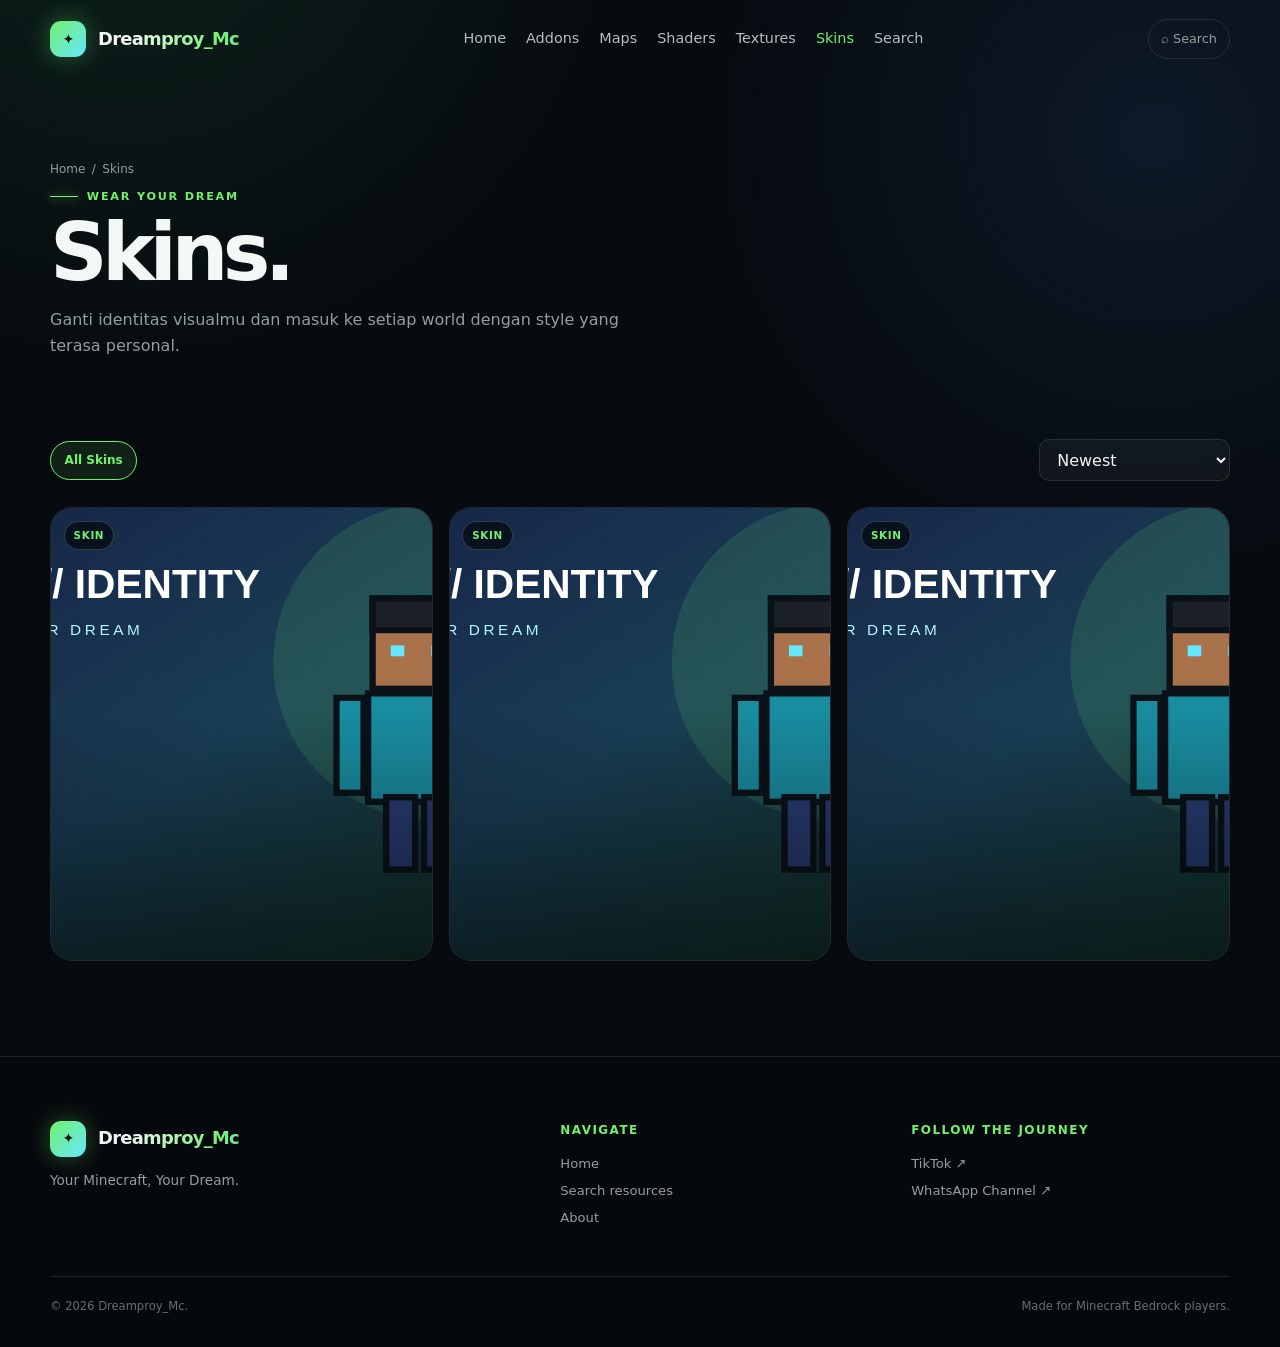
<file: skin.html>
<!doctype html><html lang="id"><head><meta charset="utf-8"><meta name="viewport" content="width=device-width, initial-scale=1"><title>Skins — Dreamproy_Mc</title><meta name="description" content="Skin Minecraft Bedrock original untuk gaya bermainmu."><meta name="theme-color" content="#070a0f"><link rel="icon" href="assets/icons/favicon.svg" type="image/svg+xml"><link rel="stylesheet" href="css/style.css"><link rel="stylesheet" href="css/animations.css"></head><body class="page-transition"><header class="site-header"><div class="container nav"><a class="brand" href="index.html"><span class="brand-mark">✦</span><span>Dreamproy_Mc</span></a><nav class="nav-links"><a href="index.html">Home</a><a href="addon.html">Addons</a><a href="map.html">Maps</a><a href="shader.html">Shaders</a><a href="texture.html">Textures</a><a class="active" href="skin.html">Skins</a><a href="search.html">Search</a></nav><div class="nav-actions"><a class="nav-search" href="search.html">⌕ Search</a><button class="menu-toggle" aria-label="Buka menu" aria-expanded="false"><span></span><span></span><span></span></button></div></div></header><main><section class="page-hero"><div class="container"><div class="breadcrumb"><a href="index.html">Home</a><span>/</span><span>Skins</span></div><span class="section-kicker">Wear your dream</span><h1>Skins.</h1><p>Ganti identitas visualmu dan masuk ke setiap world dengan style yang terasa personal.</p></div></section><section class="section" style="padding-top:0"><div class="container"><div class="toolbar"><div class="filter-tabs"><button class="filter-tab active" data-filter="all">All Skins</button></div><select class="sort-select" id="sort-select" aria-label="Urutkan skin"><option value="newest">Newest</option><option value="oldest">Oldest</option><option value="az">A-Z</option><option value="downloads">Most Downloaded</option></select></div><div class="resource-grid" id="resource-grid" data-category="skin"></div><div class="empty-state"><strong>Oops! Resource tidak ditemukan.</strong><span>Belum ada skin yang cocok.</span></div></div></section></main><footer class="site-footer"><div class="container footer-grid"><div class="footer-brand"><a class="brand" href="index.html"><span class="brand-mark">✦</span><span>Dreamproy_Mc</span></a><p>Your Minecraft, Your Dream.</p></div><div><h3 class="footer-title">Navigate</h3><div class="footer-links"><a href="index.html">Home</a><a href="search.html">Search resources</a><a href="about.html">About</a></div></div><div><h3 class="footer-title">Follow the journey</h3><div class="footer-links"><a href="TIKTOK_URL">TikTok ↗</a><a href="WHATSAPP_CHANNEL_URL">WhatsApp Channel ↗</a></div></div></div><div class="container footer-bottom"><span>© 2026 Dreamproy_Mc.</span><span>Made for Minecraft Bedrock players.</span></div></footer><button class="back-top" aria-label="Kembali ke atas">↑</button><script src="data/addons.js"></script><script src="data/maps.js"></script><script src="data/shaders.js"></script><script src="data/textures.js"></script><script src="data/skins.js"></script><script src="js/script.js"></script></body></html>
</file>
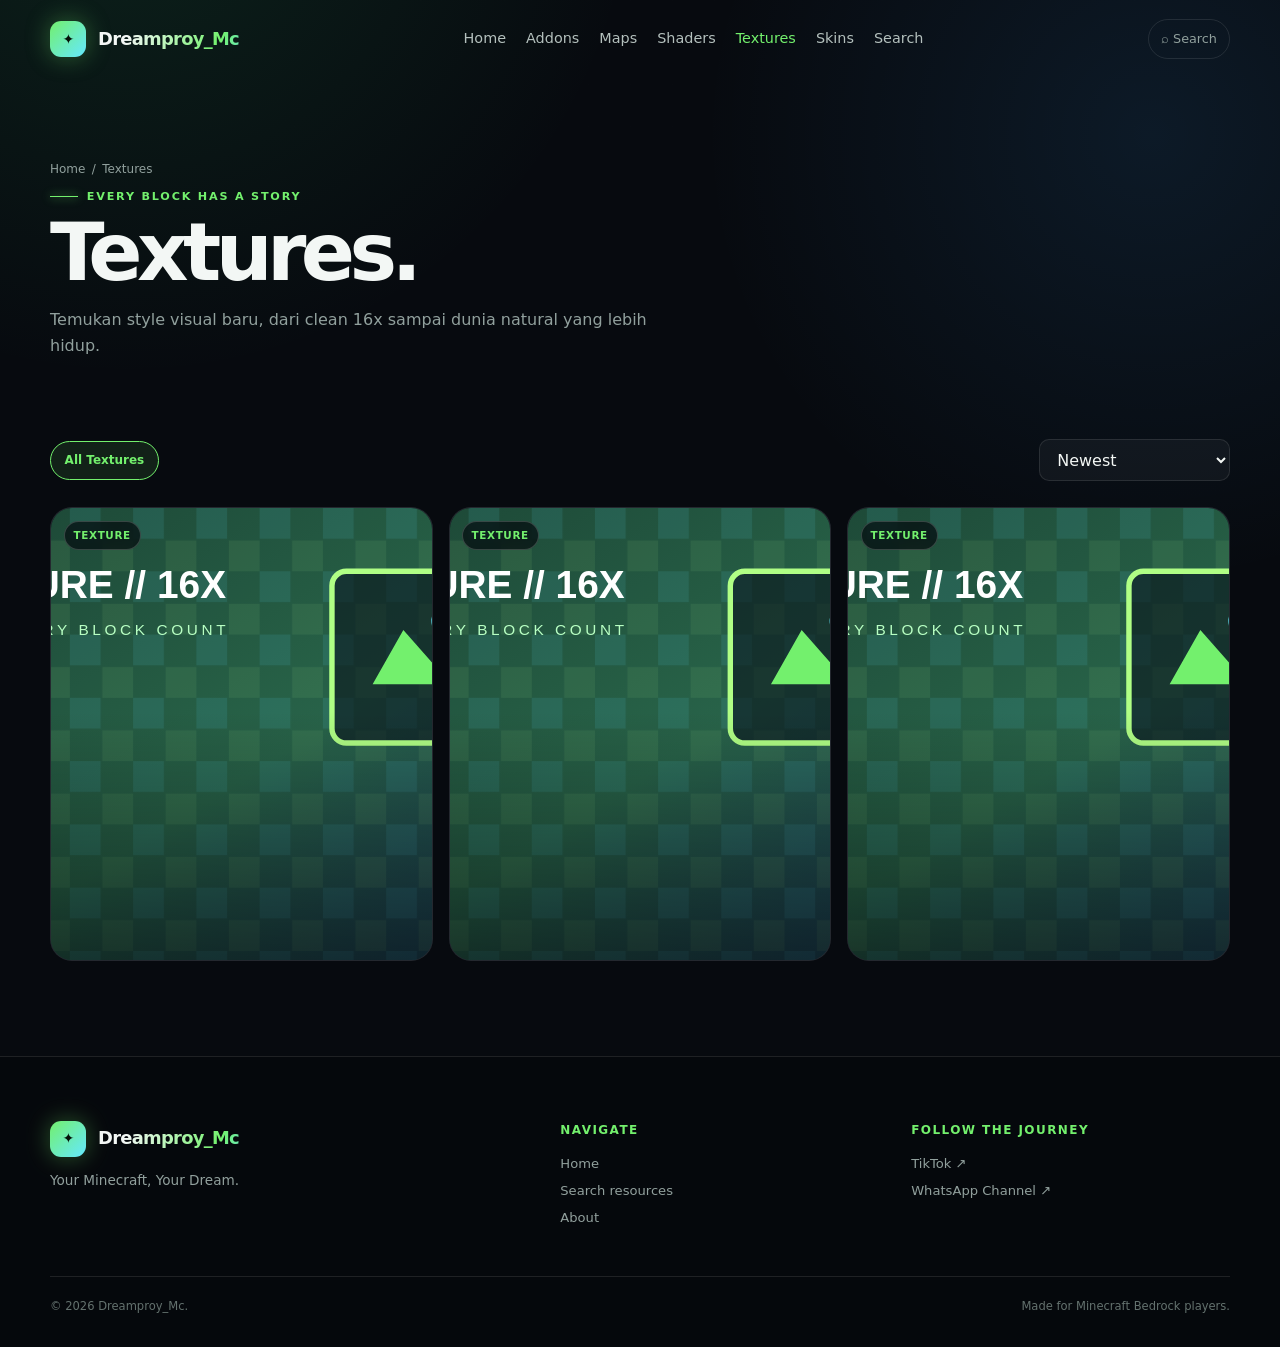
<file: texture.html>
<!doctype html><html lang="id"><head><meta charset="utf-8"><meta name="viewport" content="width=device-width, initial-scale=1"><title>Textures — Dreamproy_Mc</title><meta name="description" content="Texture pack Minecraft Bedrock pilihan Dreamproy_Mc."><meta name="theme-color" content="#070a0f"><link rel="icon" href="assets/icons/favicon.svg" type="image/svg+xml"><link rel="stylesheet" href="css/style.css"><link rel="stylesheet" href="css/animations.css"></head><body class="page-transition"><header class="site-header"><div class="container nav"><a class="brand" href="index.html"><span class="brand-mark">✦</span><span>Dreamproy_Mc</span></a><nav class="nav-links"><a href="index.html">Home</a><a href="addon.html">Addons</a><a href="map.html">Maps</a><a href="shader.html">Shaders</a><a class="active" href="texture.html">Textures</a><a href="skin.html">Skins</a><a href="search.html">Search</a></nav><div class="nav-actions"><a class="nav-search" href="search.html">⌕ Search</a><button class="menu-toggle" aria-label="Buka menu" aria-expanded="false"><span></span><span></span><span></span></button></div></div></header><main><section class="page-hero"><div class="container"><div class="breadcrumb"><a href="index.html">Home</a><span>/</span><span>Textures</span></div><span class="section-kicker">Every block has a story</span><h1>Textures.</h1><p>Temukan style visual baru, dari clean 16x sampai dunia natural yang lebih hidup.</p></div></section><section class="section" style="padding-top:0"><div class="container"><div class="toolbar"><div class="filter-tabs"><button class="filter-tab active" data-filter="all">All Textures</button></div><select class="sort-select" id="sort-select" aria-label="Urutkan texture"><option value="newest">Newest</option><option value="oldest">Oldest</option><option value="az">A-Z</option><option value="downloads">Most Downloaded</option></select></div><div class="resource-grid" id="resource-grid" data-category="texture"></div><div class="empty-state"><strong>Oops! Resource tidak ditemukan.</strong><span>Belum ada texture yang cocok.</span></div></div></section></main><footer class="site-footer"><div class="container footer-grid"><div class="footer-brand"><a class="brand" href="index.html"><span class="brand-mark">✦</span><span>Dreamproy_Mc</span></a><p>Your Minecraft, Your Dream.</p></div><div><h3 class="footer-title">Navigate</h3><div class="footer-links"><a href="index.html">Home</a><a href="search.html">Search resources</a><a href="about.html">About</a></div></div><div><h3 class="footer-title">Follow the journey</h3><div class="footer-links"><a href="TIKTOK_URL">TikTok ↗</a><a href="WHATSAPP_CHANNEL_URL">WhatsApp Channel ↗</a></div></div></div><div class="container footer-bottom"><span>© 2026 Dreamproy_Mc.</span><span>Made for Minecraft Bedrock players.</span></div></footer><button class="back-top" aria-label="Kembali ke atas">↑</button><script src="data/addons.js"></script><script src="data/maps.js"></script><script src="data/shaders.js"></script><script src="data/textures.js"></script><script src="data/skins.js"></script><script src="js/script.js"></script></body></html>
</file>
<file: css/style.css>
:root {
  --bg: #070a0f;
  --surface: #0e141c;
  --surface-2: #131c27;
  --line: rgba(255,255,255,.1);
  --text: #f3f7f5;
  --muted: #91a09d;
  --green: #73f06d;
  --green-deep: #2ecf6b;
  --cyan: #65e8ff;
  --blue: #5c7dff;
  --danger: #ff6f87;
  --radius: 22px;
  --container: 1180px;
  --shadow: 0 22px 70px rgba(0,0,0,.35);
  font-family: Inter, ui-sans-serif, system-ui, -apple-system, BlinkMacSystemFont, "Segoe UI", sans-serif;
  color-scheme: dark;
}

* { box-sizing: border-box; }
html { scroll-behavior: smooth; }
body {
  margin: 0;
  min-width: 320px;
  background:
    radial-gradient(circle at 10% -10%, rgba(47, 211, 117, .12), transparent 32rem),
    radial-gradient(circle at 90% 10%, rgba(62, 167, 255, .1), transparent 28rem),
    var(--bg);
  color: var(--text);
  line-height: 1.6;
  overflow-x: hidden;
}
body::before {
  content: "";
  position: fixed;
  inset: 0;
  pointer-events: none;
  opacity: .18;
  background-image: linear-gradient(rgba(255,255,255,.025) 1px, transparent 1px), linear-gradient(90deg, rgba(255,255,255,.025) 1px, transparent 1px);
  background-size: 42px 42px;
  mask-image: linear-gradient(to bottom, black, transparent 80%);
  z-index: -1;
}
a { color: inherit; text-decoration: none; }
img { max-width: 100%; display: block; }
button, input, select { font: inherit; }
button { cursor: pointer; }
.container { width: min(var(--container), calc(100% - 40px)); margin-inline: auto; }
.skip-link { position: fixed; left: 1rem; top: -5rem; z-index: 100; padding: .7rem 1rem; background: var(--green); color: #041108; border-radius: 8px; font-weight: 800; }
.skip-link:focus { top: 1rem; }

.loading-screen {
  position: fixed; inset: 0; display: grid; place-items: center; z-index: 1000;
  background: #050709; transition: opacity .7s ease, visibility .7s ease;
}
.loading-screen.is-hidden { opacity: 0; visibility: hidden; pointer-events: none; }
.loader-mark { width: 54px; height: 54px; border: 2px solid rgba(115,240,109,.2); border-top-color: var(--green); border-radius: 50%; animation: spin 1s linear infinite; }

.site-header { position: fixed; inset: 0 0 auto; z-index: 50; transition: .35s ease; }
.site-header.scrolled { background: rgba(6,10,14,.82); border-bottom: 1px solid var(--line); backdrop-filter: blur(18px); box-shadow: 0 10px 35px rgba(0,0,0,.18); }
.nav { min-height: 78px; display: flex; align-items: center; justify-content: space-between; gap: 1.5rem; }
.brand { display: inline-flex; align-items: center; gap: .75rem; font-weight: 900; letter-spacing: -.04em; font-size: 1.12rem; }
.brand > span:last-child { display: inline-block; color: transparent; background: linear-gradient(110deg, var(--text) 10%, var(--green) 38%, var(--cyan) 52%, var(--text) 70%); background-size: 230% auto; background-clip: text; -webkit-background-clip: text; animation: brand-shimmer 5.5s ease-in-out infinite; }
.brand-mark { display: grid; place-items: center; width: 36px; height: 36px; border-radius: 11px; color: #041107; font-size: .88rem; background: linear-gradient(135deg, var(--green), var(--cyan)); box-shadow: 0 0 24px rgba(115,240,109,.35); }
.nav-links { display: flex; align-items: center; gap: 1.25rem; color: #b4c0bd; font-size: .9rem; }
.nav-links a { transition: color .25s ease; }
.nav-links a:hover, .nav-links a.active { color: var(--green); }
.nav-actions { display: flex; align-items: center; gap: .65rem; }
.nav-search { display: inline-flex; align-items: center; gap: .4rem; padding: .55rem .75rem; border: 1px solid var(--line); border-radius: 999px; color: var(--muted); font-size: .8rem; }
.nav-search:hover { border-color: rgba(115,240,109,.5); color: var(--text); }
.menu-toggle { display: none; border: 0; background: transparent; color: var(--text); padding: .5rem; }
.menu-toggle span { display: block; width: 23px; height: 2px; margin: 5px; background: currentColor; transition: .25s; }

.hero { position: relative; min-height: 760px; display: grid; align-items: center; padding: 150px 0 90px; }
.hero-grid { display: grid; grid-template-columns: repeat(2, minmax(0, 1fr)); align-items: center; gap: clamp(2.5rem, 6vw, 5rem); }
.hero-content { width: min(100%, 560px); }
.eyebrow, .section-kicker { display: inline-flex; align-items: center; gap: .55rem; color: var(--green); text-transform: uppercase; letter-spacing: .16em; font-size: .7rem; font-weight: 800; }
.eyebrow::before, .section-kicker::before { content: ""; width: 28px; height: 1px; background: var(--green); box-shadow: 0 0 10px var(--green); }
.hero h1 { max-width: 700px; margin: 1rem 0 1rem; font-size: clamp(3.3rem, 9vw, 7rem); line-height: .95; letter-spacing: -.08em; }
.hero h1 span { color: var(--green); text-shadow: 0 0 35px rgba(115,240,109,.35); }
.hero-copy { max-width: 550px; color: var(--muted); font-size: 1.05rem; }
.hero-buttons { display: flex; flex-wrap: wrap; gap: .8rem; margin-top: 2rem; }
.button { display: inline-flex; align-items: center; justify-content: center; gap: .55rem; min-height: 46px; padding: .75rem 1.1rem; border: 1px solid transparent; border-radius: 12px; font-size: .82rem; font-weight: 850; letter-spacing: .05em; transition: transform .25s ease, box-shadow .25s ease, border-color .25s ease, background .25s ease; }
.button:hover { transform: translateY(-3px); }
.button-primary { color: #061209; background: linear-gradient(135deg, var(--green), #b0ff85); box-shadow: 0 12px 28px rgba(69,224,102,.2); }
.button-primary:hover { box-shadow: 0 16px 35px rgba(69,224,102,.33); }
.button-secondary { border-color: var(--line); background: rgba(255,255,255,.04); color: var(--text); }
.button-secondary:hover { border-color: rgba(101,232,255,.5); background: rgba(101,232,255,.07); }
.button-wide { width: 100%; min-height: 58px; font-size: .9rem; }

.hero-visual { position: relative; min-height: 480px; display: grid; place-items: center; perspective: 900px; isolation: isolate; }
.hero-orb { position: absolute; width: 420px; height: 420px; border-radius: 50%; background: radial-gradient(circle at 35% 30%, rgba(115,240,109,.22), rgba(55,140,232,.08) 48%, transparent 70%); filter: blur(8px); }
.hero-gridlines { position: absolute; width: 490px; height: 330px; border-radius: 50%; border: 1px solid rgba(101,232,255,.16); transform: rotate(-20deg) rotateX(62deg); box-shadow: 0 0 45px rgba(101,232,255,.12); }
.hero-gridlines::after { content: ""; position: absolute; inset: 25px; border-radius: inherit; border: 1px solid rgba(115,240,109,.18); }
.star-field { position: absolute; width: 3px; height: 3px; border-radius: 50%; background: #fff; opacity: .75; box-shadow: 84px -110px 0 1px rgba(101,232,255,.8), 180px -58px 0 0 rgba(255,255,255,.75), -165px -72px 0 0 rgba(115,240,109,.8), -190px 55px 0 1px rgba(255,255,255,.65), 145px 105px 0 0 rgba(101,232,255,.65), -95px 145px 0 0 rgba(255,255,255,.55), 210px 40px 0 0 rgba(115,240,109,.65); animation: stars-drift 9s ease-in-out infinite alternate; }
.planet-system { position: relative; width: 360px; height: 360px; display: grid; place-items: center; transform-style: preserve-3d; animation: planet-float 6s ease-in-out infinite; }
.moon-planet { position: relative; z-index: 2; width: 210px; height: 210px; overflow: hidden; border: 1px solid rgba(255,255,255,.3); border-radius: 50%; background: radial-gradient(circle at 33% 25%, #e8fff1 0 4%, transparent 5%), radial-gradient(circle at 38% 35%, #95e7c5 0 12%, transparent 13%), radial-gradient(circle at 65% 70%, #347b90 0 13%, transparent 14%), radial-gradient(circle at 42% 56%, #1c536d 0 10%, transparent 11%), linear-gradient(145deg, #b9ffe0, #388e9f 48%, #152b57 100%); box-shadow: inset -34px -30px 45px rgba(4,10,31,.55), inset 14px 12px 28px rgba(255,255,255,.32), 0 0 50px rgba(101,232,255,.38), 0 0 120px rgba(115,240,109,.12); }
.moon-planet::after { content: ""; position: absolute; inset: 0; border-radius: inherit; background: linear-gradient(120deg, rgba(255,255,255,.35), transparent 32%, rgba(0,0,0,.25) 80%); }
.planet-crater { position: absolute; z-index: 1; border-radius: 50%; border: 1px solid rgba(7,35,60,.28); background: rgba(10,48,74,.23); box-shadow: inset 4px 4px 7px rgba(0,0,0,.18); }
.crater-one { width: 28px; height: 15px; left: 44px; top: 72px; transform: rotate(-20deg); }.crater-two { width: 18px; height: 10px; right: 50px; top: 42px; }.crater-three { width: 32px; height: 18px; right: 47px; bottom: 42px; transform: rotate(18deg); }
.planet-glow { position: absolute; inset: -18px; border-radius: 50%; border: 1px solid rgba(101,232,255,.2); animation: planet-pulse 3.5s ease-in-out infinite; }
.planet-ring { position: absolute; z-index: 3; width: 350px; height: 98px; border: 1px solid rgba(101,232,255,.65); border-radius: 50%; transform: rotate(-18deg) rotateX(65deg); box-shadow: 0 0 20px rgba(101,232,255,.28), inset 0 0 20px rgba(115,240,109,.16); }
.ring-back { z-index: 1; opacity: .65; transform: rotate(-18deg) rotateX(65deg) translateZ(-20px); }.ring-front { clip-path: polygon(0 50%, 100% 50%, 100% 100%, 0 100%); opacity: .9; }
.visual-label { position: absolute; right: 1rem; bottom: 40px; padding: .75rem 1rem; border: 1px solid var(--line); border-radius: 12px; background: rgba(10,15,21,.72); backdrop-filter: blur(14px); font-size: .72rem; color: var(--cyan); }

.section { padding: 95px 0; }
.section-head { display: flex; align-items: end; justify-content: space-between; gap: 1rem; margin-bottom: 2rem; }
.section-head h2 { margin: .45rem 0 0; font-size: clamp(1.9rem, 4vw, 3rem); letter-spacing: -.06em; line-height: 1; }
.section-head p { max-width: 440px; margin: .6rem 0 0; color: var(--muted); }
.text-link { color: var(--green); font-size: .85rem; font-weight: 750; white-space: nowrap; }
.text-link:hover { color: var(--cyan); }

.category-grid { display: grid; grid-template-columns: repeat(5, 1fr); gap: 1rem; }
.category-card { position: relative; min-height: 198px; overflow: hidden; padding: 1.25rem; border: 1px solid var(--line); border-radius: var(--radius); background: linear-gradient(145deg, rgba(255,255,255,.08), rgba(255,255,255,.025)); transition: transform .3s ease, border-color .3s ease, background .3s ease; }
.category-card::after { content: ""; position: absolute; width: 120px; height: 120px; right: -30px; bottom: -30px; border-radius: 50%; background: var(--card-accent, var(--green)); opacity: .12; filter: blur(18px); }
.category-card:hover { transform: translateY(-7px); border-color: color-mix(in srgb, var(--card-accent, var(--green)) 65%, transparent); background: rgba(255,255,255,.08); }
.category-icon { display: grid; place-items: center; width: 46px; height: 46px; margin-bottom: 2.5rem; border-radius: 14px; color: var(--card-accent, var(--green)); background: color-mix(in srgb, var(--card-accent, var(--green)) 12%, transparent); font-size: 1.3rem; }
.category-card h3 { margin: 0; font-size: 1rem; }
.category-card p { margin: .3rem 0 0; color: var(--muted); font-size: .76rem; }
.category-count { display: inline-block; margin-top: .7rem; color: var(--card-accent, var(--green)); font-size: .68rem; font-weight: 800; letter-spacing: .08em; text-transform: uppercase; }

.resource-grid { display: grid; grid-template-columns: repeat(3, 1fr); gap: 1rem; }
.resource-card { overflow: hidden; border: 1px solid var(--line); border-radius: var(--radius); background: rgba(14,20,28,.78); transition: transform .3s ease, border-color .3s ease, box-shadow .3s ease; }
.resource-card:hover { transform: translateY(-6px); border-color: rgba(115,240,109,.45); box-shadow: var(--shadow); }
.resource-thumb { position: relative; aspect-ratio: 16 / 9; overflow: hidden; background: #101820; }
.resource-thumb img { width: 100%; height: 100%; object-fit: cover; transition: transform .5s ease; }
.resource-card:hover .resource-thumb img { transform: scale(1.06); }
.resource-thumb::after { content: ""; position: absolute; inset: 0; background: linear-gradient(180deg, transparent 45%, rgba(0,0,0,.5)); pointer-events: none; }
.badge { position: absolute; z-index: 1; top: .8rem; left: .8rem; padding: .32rem .55rem; border: 1px solid rgba(255,255,255,.18); border-radius: 999px; background: rgba(4,9,13,.7); color: var(--green); font-size: .65rem; font-weight: 800; letter-spacing: .06em; text-transform: uppercase; backdrop-filter: blur(8px); }
.resource-body { padding: 1.1rem; }
.resource-body h3 { margin: 0; font-size: 1.05rem; letter-spacing: -.03em; }
.resource-body p { display: -webkit-box; -webkit-box-orient: vertical; -webkit-line-clamp: 2; overflow: hidden; min-height: 3.1em; margin: .5rem 0 1rem; color: var(--muted); font-size: .82rem; }
.resource-meta { display: flex; flex-wrap: wrap; gap: .55rem 1rem; padding-top: .8rem; border-top: 1px solid var(--line); color: #aab9b5; font-size: .7rem; }
.resource-meta span { display: inline-flex; align-items: center; gap: .3rem; }
.resource-footer { display: flex; align-items: center; justify-content: space-between; gap: .5rem; margin-top: 1rem; }
.resource-footer .button { min-height: 38px; padding: .5rem .75rem; font-size: .68rem; }
.resource-author { color: var(--green); font-size: .7rem; font-weight: 700; }

.split-banner { position: relative; overflow: hidden; display: flex; align-items: center; justify-content: space-between; gap: 2rem; padding: 2.5rem; border: 1px solid rgba(115,240,109,.2); border-radius: var(--radius); background: linear-gradient(110deg, rgba(115,240,109,.12), rgba(101,232,255,.04) 60%, rgba(255,255,255,.03)); }
.split-banner::after { content: "✦"; position: absolute; right: 8%; top: -36px; font-size: 11rem; color: var(--green); opacity: .06; transform: rotate(18deg); }
.split-banner h2 { margin: .4rem 0; max-width: 550px; font-size: clamp(1.8rem, 4vw, 3rem); letter-spacing: -.06em; line-height: 1.05; }
.split-banner p { margin: 0; color: var(--muted); }

.page-hero { padding: 160px 0 65px; }
.page-hero h1 { margin: .6rem 0 .8rem; font-size: clamp(2.6rem, 7vw, 5rem); line-height: .95; letter-spacing: -.07em; }
.page-hero p { max-width: 600px; color: var(--muted); }
.breadcrumb { display: flex; flex-wrap: wrap; gap: .4rem; color: var(--muted); font-size: .75rem; }
.breadcrumb a:hover { color: var(--green); }

.toolbar { display: flex; align-items: center; justify-content: space-between; gap: 1rem; flex-wrap: wrap; margin-bottom: 1.6rem; }
.filter-tabs { display: flex; flex-wrap: wrap; gap: .45rem; }
.filter-tab { padding: .55rem .85rem; border: 1px solid var(--line); border-radius: 999px; background: rgba(255,255,255,.03); color: var(--muted); font-size: .75rem; font-weight: 700; transition: .2s; }
.filter-tab:hover, .filter-tab.active { border-color: var(--green); background: rgba(115,240,109,.1); color: var(--green); }
.sort-select, .search-input { min-height: 42px; border: 1px solid var(--line); border-radius: 10px; background: rgba(255,255,255,.04); color: var(--text); outline: none; }
.sort-select { padding: 0 .8rem; }
.sort-select:focus, .search-input:focus { border-color: var(--green); box-shadow: 0 0 0 3px rgba(115,240,109,.1); }
.empty-state { display: none; padding: 3.5rem 1rem; border: 1px dashed rgba(255,255,255,.17); border-radius: var(--radius); text-align: center; color: var(--muted); }
.empty-state.show { display: block; }
.empty-state strong { display: block; margin-bottom: .3rem; color: var(--text); font-size: 1.2rem; }

.search-panel { display: flex; align-items: center; gap: .8rem; padding: .7rem; margin-bottom: 2rem; border: 1px solid var(--line); border-radius: 16px; background: rgba(255,255,255,.04); }
.search-panel .search-input { flex: 1; min-height: 48px; padding: 0 .9rem; border: 0; background: transparent; font-size: 1rem; }
.search-hint { color: var(--muted); font-size: .75rem; }

.detail-wrap { padding: 145px 0 80px; }
.detail-top { display: grid; grid-template-columns: 1.05fr .95fr; gap: 3rem; align-items: start; margin: 1.4rem 0 3rem; }
.detail-cover { overflow: hidden; border: 1px solid var(--line); border-radius: var(--radius); background: var(--surface); box-shadow: var(--shadow); }
.detail-cover img { width: 100%; aspect-ratio: 16 / 10; object-fit: cover; }
.detail-info h1 { margin: .7rem 0 .8rem; font-size: clamp(2.2rem, 6vw, 4.5rem); line-height: .95; letter-spacing: -.07em; }
.detail-info > p { color: var(--muted); }
.detail-stats { display: grid; grid-template-columns: repeat(2, 1fr); gap: .65rem; margin: 1.5rem 0; }
.stat { padding: .8rem; border: 1px solid var(--line); border-radius: 12px; background: rgba(255,255,255,.035); }
.stat small { display: block; color: var(--muted); font-size: .67rem; text-transform: uppercase; letter-spacing: .08em; }
.stat strong { display: block; margin-top: .15rem; font-size: .85rem; }
.detail-actions { display: grid; gap: .65rem; }
.detail-content { display: grid; grid-template-columns: 1.15fr .85fr; gap: 3rem; }
.content-block { margin-bottom: 2.4rem; }
.content-block h2 { margin: 0 0 .9rem; font-size: 1.35rem; letter-spacing: -.04em; }
.content-block p, .content-block li { color: var(--muted); font-size: .9rem; }
.feature-list, .install-list { padding-left: 1.2rem; }
.feature-list li::marker, .install-list li::marker { color: var(--green); }
.screenshots { display: grid; grid-template-columns: repeat(3, 1fr); gap: .7rem; }
.screenshot { overflow: hidden; padding: 0; border: 1px solid var(--line); border-radius: 12px; background: var(--surface); }
.screenshot img { aspect-ratio: 16 / 10; width: 100%; object-fit: cover; transition: transform .3s; }
.screenshot:hover img { transform: scale(1.05); }
.file-box { padding: 1.2rem; border: 1px solid var(--line); border-radius: 16px; background: rgba(255,255,255,.035); }
.file-row { display: flex; justify-content: space-between; gap: 1rem; padding: .65rem 0; border-bottom: 1px solid var(--line); font-size: .8rem; }
.file-row:last-child { border: 0; padding-bottom: 0; } .file-row:first-child { padding-top: 0; }
.file-row span { color: var(--muted); } .file-row strong { text-align: right; }
.share-row { display: flex; gap: .6rem; margin-top: .75rem; }
.share-row .button { flex: 1; min-height: 42px; font-size: .7rem; }

.lightbox { position: fixed; inset: 0; z-index: 100; display: grid; place-items: center; padding: 2rem; background: rgba(0,0,0,.88); opacity: 0; visibility: hidden; transition: .3s; }
.lightbox.open { opacity: 1; visibility: visible; }
.lightbox img { max-height: 85vh; border: 1px solid var(--line); border-radius: 14px; box-shadow: var(--shadow); }
.lightbox-close { position: absolute; top: 1.5rem; right: 1.5rem; border: 1px solid var(--line); border-radius: 50%; width: 42px; height: 42px; color: var(--text); background: rgba(255,255,255,.08); font-size: 1.2rem; }

.site-footer { padding: 4rem 0 2rem; border-top: 1px solid var(--line); background: rgba(0,0,0,.2); }
.footer-grid { display: grid; grid-template-columns: 1.5fr 1fr 1fr; gap: 2rem; }
.footer-brand p { max-width: 280px; color: var(--muted); font-size: .85rem; }
.footer-title { margin: 0 0 .8rem; color: var(--green); font-size: .75rem; letter-spacing: .12em; text-transform: uppercase; }
.footer-links { display: grid; gap: .4rem; color: var(--muted); font-size: .82rem; }
.footer-links a:hover { color: var(--text); }
.footer-bottom { display: flex; justify-content: space-between; gap: 1rem; margin-top: 3rem; padding-top: 1.2rem; border-top: 1px solid var(--line); color: #63716e; font-size: .72rem; }

.back-top { position: fixed; right: 1.25rem; bottom: 1.25rem; z-index: 30; width: 42px; height: 42px; border: 1px solid rgba(115,240,109,.45); border-radius: 50%; background: rgba(8,14,18,.8); color: var(--green); opacity: 0; visibility: hidden; transform: translateY(10px); transition: .25s; }
.back-top.visible { opacity: 1; visibility: visible; transform: none; }
.reveal { opacity: 0; transform: translateY(20px); transition: opacity .7s ease, transform .7s ease; }
.reveal.revealed { opacity: 1; transform: none; }
.page-transition { animation: page-in .5s ease both; }

@media (max-width: 920px) {
  .hero-grid, .detail-top, .detail-content { grid-template-columns: 1fr; }
  .hero { min-height: auto; } .hero-visual { min-height: 400px; order: -1; }
  .hero-copy { max-width: 620px; }
  .category-grid { grid-template-columns: repeat(3, 1fr); }
  .resource-grid { grid-template-columns: repeat(2, 1fr); }
  .detail-info { max-width: 720px; }
  .footer-grid { grid-template-columns: 1.3fr 1fr 1fr; }
}
@media (max-width: 700px) {
  .container { width: min(var(--container), calc(100% - 28px)); }
  .nav { min-height: 68px; } .nav-links { position: absolute; top: 68px; left: 14px; right: 14px; display: grid; gap: 0; padding: .5rem; border: 1px solid var(--line); border-radius: 16px; background: rgba(8,13,18,.96); backdrop-filter: blur(18px); opacity: 0; visibility: hidden; transform: translateY(-8px); transition: .25s; }
  .nav-links.open { opacity: 1; visibility: visible; transform: none; }
  .nav-links a { padding: .8rem; border-radius: 10px; } .nav-links a:hover { background: rgba(255,255,255,.05); }
  .nav-actions .nav-search { display: none; } .menu-toggle { display: block; }
  .menu-toggle.open span:first-child { transform: translateY(7px) rotate(45deg); } .menu-toggle.open span:nth-child(2) { opacity: 0; } .menu-toggle.open span:last-child { transform: translateY(-7px) rotate(-45deg); }
  .hero { padding: 120px 0 65px; } .hero h1 { font-size: clamp(3rem, 17vw, 5.1rem); }
  .hero-visual { min-height: 340px; } .hero-orb { width: 300px; height: 300px; } .hero-gridlines { width: 340px; height: 230px; } .planet-system { transform: scale(.82); }
  .section { padding: 65px 0; } .section-head { display: block; } .section-head .text-link { display: inline-block; margin-top: 1rem; }
  .category-grid, .resource-grid { grid-template-columns: 1fr; }
  .category-card { min-height: 160px; } .category-icon { margin-bottom: 1.7rem; }
  .split-banner { display: block; padding: 1.5rem; } .split-banner .button { margin-top: 1.2rem; }
  .page-hero { padding: 120px 0 45px; } .toolbar { align-items: stretch; } .sort-select { width: 100%; }
  .filter-tabs { overflow-x: auto; flex-wrap: nowrap; padding-bottom: .25rem; } .filter-tab { white-space: nowrap; }
  .detail-wrap { padding-top: 110px; } .detail-top { gap: 1.7rem; } .detail-content { gap: 1rem; }
  .screenshots { grid-template-columns: repeat(2, 1fr); } .footer-grid { grid-template-columns: 1fr 1fr; } .footer-brand { grid-column: 1 / -1; }
  .footer-bottom { display: block; } .footer-bottom span { display: block; margin-top: .35rem; }
}
</file>
<file: css/animations.css>
@keyframes spin { to { transform: rotate(360deg); } }
@keyframes planet-float { 0%, 100% { transform: translateY(0) rotateZ(-1deg); } 50% { transform: translateY(-12px) rotateZ(1deg); } }
@keyframes planet-pulse { 0%, 100% { transform: scale(.96); opacity: .42; } 50% { transform: scale(1.08); opacity: .9; } }
@keyframes stars-drift { from { transform: translate3d(-5px, 4px, 0) scale(.96); opacity: .55; } to { transform: translate3d(6px, -5px, 0) scale(1.05); opacity: .95; } }
@keyframes brand-shimmer { 0%, 72%, 100% { background-position: 200% center; } 36% { background-position: -30% center; } }
@keyframes page-in { from { opacity: 0; transform: translateY(8px); } to { opacity: 1; transform: none; } }
@keyframes logo-reveal { 0% { opacity: 0; filter: blur(16px); transform: translateY(10px) scale(.94); } 65% { opacity: 1; filter: blur(0); transform: none; } 100% { text-shadow: 0 0 25px rgba(115,240,109,.4); } }
.hero h1 { animation: logo-reveal 1.35s .25s both ease-out, logo-breathe 5s 1.8s ease-in-out infinite; }
@keyframes logo-breathe { 0%, 100% { letter-spacing: -.08em; } 50% { letter-spacing: -.055em; } }
</file>
